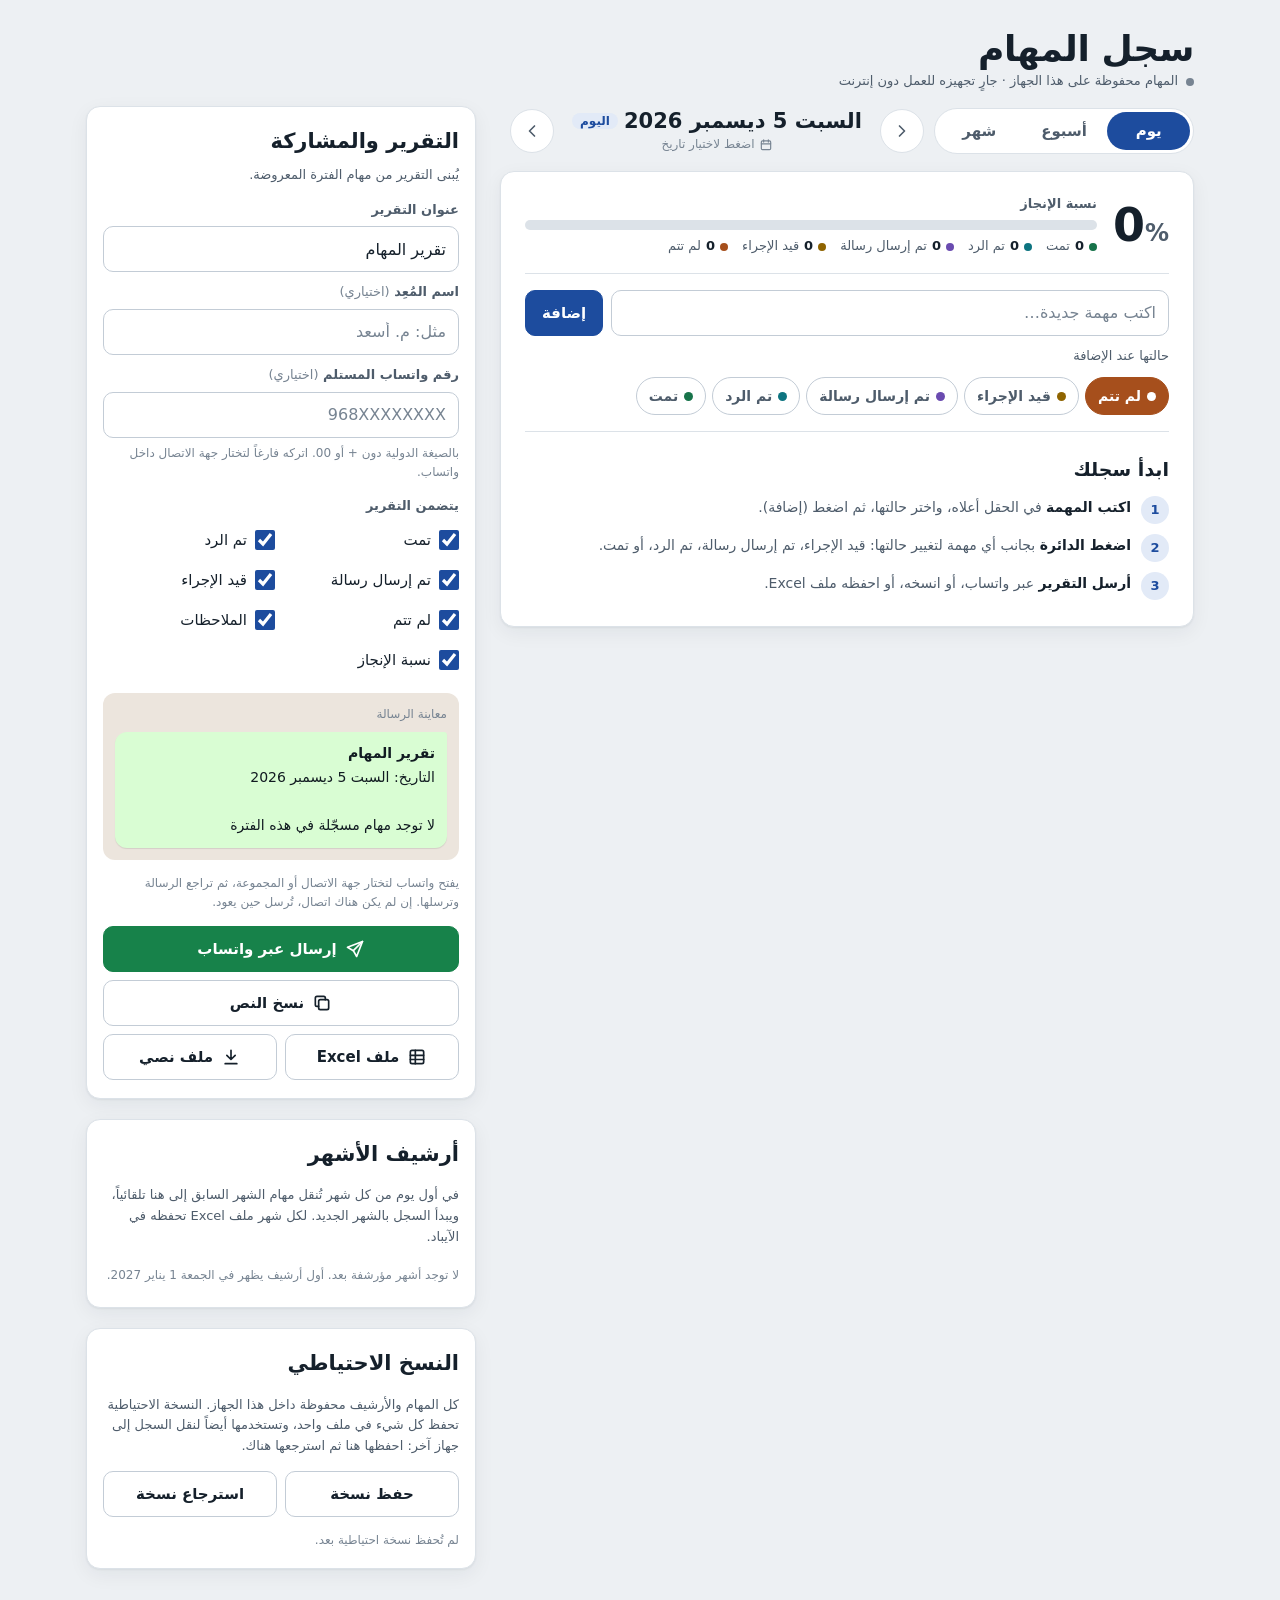
<file: index.html>
<!doctype html>
<html lang="ar" dir="rtl">
<head>
<meta charset="utf-8">
<meta name="viewport" content="width=device-width, initial-scale=1, viewport-fit=cover">
<title>سجل المهام</title>
<meta name="description" content="تسجيل المهام وحالاتها ومشاركة تقريرها عبر واتساب، مع أرشيف شهري، ويعمل دون إنترنت.">
<link rel="manifest" href="manifest.webmanifest">
<link rel="icon" type="image/png" sizes="192x192" href="icon-192.png">
<link rel="apple-touch-icon" href="icon-180.png">
<meta name="apple-mobile-web-app-capable" content="yes">
<meta name="mobile-web-app-capable" content="yes">
<meta name="apple-mobile-web-app-title" content="سجل المهام">
<meta name="apple-mobile-web-app-status-bar-style" content="black-translucent">
<meta name="theme-color" content="#EDF0F3" media="(prefers-color-scheme: light)">
<meta name="theme-color" content="#0E1318" media="(prefers-color-scheme: dark)">
<meta name="format-detection" content="telephone=no">
<style>
/* Layout: a ruled daily log sheet. Narrow screens: one column with a fixed send bar at the bottom. Wide screens (RTL): the sheet on the right, report and archive panels beside it. Fonts: the device's own Arabic system font, so nothing is downloaded. */
:root{
  --paper:#EDF0F3;
  --sheet:#FFFFFF;
  --ink:#15202B;
  --ink-2:#4E5C6B;
  --ink-3:#778492;
  --rule:#DCE2E8;
  --rule-strong:#C3CCD6;
  --accent:#1D4C9E;
  --accent-soft:#E2EAF7;
  --on-accent:#FFFFFF;
  --st-pending:#A64F1C;
  --st-progress:#8F6400;
  --st-sent:#6A4BB0;
  --st-replied:#0D7480;
  --st-done:#17734A;
  --done-soft:#DFF1E7;
  --warn-soft:#FBF0D9;
  --danger:#B42318;
  --wa:#17824A;
  --on-wa:#FFFFFF;
  --chat:#ECE5DD;
  --bubble:#D9FDD3;
  --bubble-ink:#111B21;
  --shadow:0 1px 2px rgb(20 32 48 / .06), 0 6px 20px rgb(20 32 48 / .06);
  --f-ui:system-ui,-apple-system,'SF Arabic','Geeza Pro','Segoe UI',Tahoma,'Noto Sans Arabic',sans-serif;
  --r:14px;
  color-scheme:light;
}
@media (prefers-color-scheme: dark){
  :root{
    --paper:#0E1318; --sheet:#161D24; --ink:#E5EBF1; --ink-2:#A6B2BF; --ink-3:#7F8C99;
    --rule:#26313B; --rule-strong:#36434F; --accent:#8DB2F2; --accent-soft:#1B2A42; --on-accent:#0E1318;
    --st-pending:#F0A46E; --st-progress:#E2B648; --st-sent:#B6A0F0; --st-replied:#5CC6CF; --st-done:#57C793;
    --done-soft:#14301F; --warn-soft:#33290F; --danger:#F2877C;
    --wa:#1E8C50; --on-wa:#FFFFFF; --chat:#0B141A; --bubble:#144D37; --bubble-ink:#E9EDEF;
    --shadow:0 1px 2px rgb(0 0 0 / .3);
    color-scheme:dark;
  }
}
*{box-sizing:border-box}
html{-webkit-text-size-adjust:100%;text-size-adjust:100%}
body{margin:0;background:var(--paper);color:var(--ink);font-family:var(--f-ui);font-size:16px;line-height:1.6;-webkit-font-smoothing:antialiased;-webkit-tap-highlight-color:transparent;padding-top:env(safe-area-inset-top, 0px)}
body::before{content:"";position:fixed;inset:0 0 auto;height:env(safe-area-inset-top, 0px);background:var(--paper);z-index:40}
button,input,textarea{font-family:inherit}
[hidden]{display:none !important}
.ico{width:20px;height:20px;fill:none;stroke:currentColor;stroke-width:2;stroke-linecap:round;stroke-linejoin:round;flex:none}

[data-st="pending"]{--c:var(--st-pending)}
[data-st="progress"]{--c:var(--st-progress)}
[data-st="sent"]{--c:var(--st-sent)}
[data-st="replied"]{--c:var(--st-replied)}
[data-st="done"]{--c:var(--st-done)}

.app{max-width:1140px;margin:0 auto;padding-left:max(16px, env(safe-area-inset-left, 0px));padding-right:max(16px, env(safe-area-inset-right, 0px));padding-block:20px calc(112px + env(safe-area-inset-bottom, 0px))}
.layout{display:grid;gap:20px}
.main{min-width:0;display:grid;gap:14px;align-content:start}
.side{min-width:0;display:grid;gap:20px;align-content:start}

/* header */
.top{display:grid;gap:2px;margin-bottom:14px}
h1{font-weight:800;font-size:clamp(28px, 7vw, 36px);letter-spacing:-.01em;line-height:1.15;margin:0;text-wrap:balance}
.sync{display:flex;align-items:center;gap:8px;font-size:13px;color:var(--ink-2);margin:0}
.sync i{width:8px;height:8px;border-radius:50%;background:var(--ink-3);display:inline-block;flex:none}
.sync[data-state="ready"] i{background:var(--st-done)}
.sync[data-state="warn"] i{background:var(--st-pending)}

.tip{display:flex;gap:12px;align-items:flex-start;background:var(--accent-soft);color:var(--ink);border-radius:12px;padding:12px 14px;margin-bottom:14px;font-size:14px}
.tip p{margin:0;flex:1;min-width:0}
.tip b{font-weight:700}
.tip .icon-btn{width:34px;height:34px;background:transparent;border-color:transparent}

/* month-end banner */
.month-banner{background:var(--accent-soft);border-radius:12px;padding:14px 16px;margin-bottom:14px;display:grid;gap:10px}
.month-banner h2{margin:0;font-size:18px;font-weight:800}
.month-banner p{margin:0;font-size:14px;color:var(--ink-2)}
.month-banner .row{display:flex;flex-wrap:wrap;gap:8px}
.month-banner .hint{font-size:12px;color:var(--ink-3)}

/* period */
.period{display:grid;gap:10px}
.seg{display:flex;background:var(--sheet);border:1px solid var(--rule);border-radius:999px;padding:3px;gap:2px}
.seg button{flex:1;border:0;background:transparent;color:var(--ink-2);font-weight:600;font-size:15px;padding:6px 12px;border-radius:999px;cursor:pointer;min-height:38px;transition:background .15s,color .15s}
.seg button[aria-pressed="true"]{background:var(--accent);color:var(--on-accent)}
.nav{display:flex;align-items:center;gap:8px}
.icon-btn{width:44px;height:44px;border-radius:50%;border:1px solid var(--rule);background:var(--sheet);color:var(--ink-2);display:grid;place-items:center;cursor:pointer;flex:none;padding:0}
.icon-btn.ghost{border-color:transparent;background:transparent}
.plabel-wrap{position:relative;flex:1;min-width:0;display:grid;justify-items:center;padding:2px 4px;border-radius:12px}
.plabel{font-size:21px;font-weight:700;line-height:1.3;text-align:center;text-wrap:balance}
.plabel-cap{display:flex;align-items:center;gap:4px;font-size:12px;color:var(--ink-3)}
.plabel-cap .ico{width:14px;height:14px}
.tag{font-size:12px;font-weight:700;padding:1px 8px;border-radius:99px;vertical-align:middle;margin-inline-start:6px;white-space:nowrap}
.tag.today{color:var(--accent);background:var(--accent-soft)}
.tag.arch{color:var(--ink-2);background:var(--paper);border:1px solid var(--rule)}
#pick{position:absolute;inset:0;width:100%;height:100%;opacity:0;cursor:pointer;border:0;padding:0;margin:0;-webkit-appearance:none;appearance:none}
.plabel-wrap:focus-within{outline:2px solid var(--accent);outline-offset:2px}
.link-btn{justify-self:center;border:0;background:none;color:var(--accent);font-weight:700;font-size:14px;cursor:pointer;padding:6px 10px;border-radius:8px}

/* status chips */
.chips{display:flex;flex-wrap:wrap;gap:6px}
.chip{display:inline-flex;align-items:center;gap:6px;border:1px solid var(--rule-strong);background:var(--sheet);color:var(--ink-2);border-radius:999px;padding:5px 12px;min-height:38px;font-size:14px;font-weight:600;cursor:pointer;white-space:nowrap}
.chip::before{content:"";width:9px;height:9px;border-radius:50%;background:var(--c, var(--ink-3));flex:none}
.chip[aria-pressed="true"]{background:var(--c);border-color:var(--c);color:var(--sheet)}
.chip[aria-pressed="true"]::before{background:var(--sheet)}

/* sheet */
.sheet{background:var(--sheet);border:1px solid var(--rule);border-radius:var(--r);box-shadow:var(--shadow);padding:18px 16px 6px}
.summary{display:grid;grid-template-columns:auto minmax(0,1fr);align-items:center;gap:6px 16px;padding-bottom:16px;border-bottom:1px solid var(--rule)}
.rate{grid-row:span 3;font-size:46px;font-weight:800;line-height:1;font-variant-numeric:tabular-nums;color:var(--ink)}
.rate small{font-size:24px;font-weight:700;color:var(--ink-2)}
.rate-cap{font-size:13px;font-weight:700;color:var(--ink-2);margin:0}
.bar{height:10px;background:var(--rule);border-radius:99px;overflow:hidden;display:flex;gap:2px}
.bar span{display:block;height:100%;background:var(--c);transition:flex-basis .35s ease;flex:0 0 auto}
.counts{display:flex;flex-wrap:wrap;gap:4px 14px;font-size:13px;color:var(--ink-2);margin:0}
.cnt{display:inline-flex;align-items:center;gap:5px;white-space:nowrap}
.cnt i{width:8px;height:8px;border-radius:50%;background:var(--c);display:inline-block}
.cnt b{font-weight:800;color:var(--ink);font-variant-numeric:tabular-nums}
.ro-note{margin:14px 0 0;padding:10px 12px;border-radius:10px;background:var(--paper);color:var(--ink-2);font-size:14px}

.add{display:grid;gap:10px;padding:16px 0;border-bottom:1px solid var(--rule)}
.add-row{display:flex;gap:8px}
.add-row input{flex:1;min-width:0}
.add-cap{font-size:13px;color:var(--ink-2)}
.add-hint{font-size:12px;color:var(--ink-3);margin:0}

.input,.field input,.field textarea{width:100%;font:inherit;font-size:16px;color:var(--ink);background:var(--sheet);border:1px solid var(--rule-strong);border-radius:10px;padding:9px 12px;min-height:46px}
.field textarea{resize:vertical;min-height:64px;line-height:1.5}
.input:focus,.field input:focus,.field textarea:focus{outline:none;border-color:var(--accent);box-shadow:0 0 0 3px var(--accent-soft)}
::placeholder{color:var(--ink-3)}
:focus-visible{outline:2px solid var(--accent);outline-offset:2px}

.btn{font:inherit;font-size:15px;font-weight:700;min-height:46px;padding:8px 16px;border-radius:10px;border:1px solid var(--rule-strong);background:var(--sheet);color:var(--ink);cursor:pointer;display:inline-flex;align-items:center;justify-content:center;gap:8px;text-decoration:none;white-space:nowrap;-webkit-user-select:none;user-select:none}
.btn.sm{min-height:38px;font-size:14px;padding:6px 12px}
.btn[disabled]{opacity:.5;cursor:not-allowed}
.btn.primary{background:var(--accent);border-color:var(--accent);color:var(--on-accent)}
.btn.wa{background:var(--wa);border-color:var(--wa);color:var(--on-wa)}
.btn.danger{color:var(--danger);margin-inline-start:auto}
.btn.danger.armed{background:var(--danger);border-color:var(--danger);color:var(--sheet)}
@media (hover:hover){
  .icon-btn:hover{color:var(--ink);border-color:var(--rule-strong)}
  .icon-btn.ghost:hover{background:var(--paper)}
  .btn:hover{border-color:var(--ink-3)}
  .btn.primary:hover,.btn.wa:hover{filter:brightness(1.08)}
  .chip:hover{border-color:var(--c)}
  .check:not([disabled]):hover .ring{box-shadow:0 0 0 4px var(--paper)}
}

/* lists */
.group{padding-top:16px}
.group + .group{border-top:1px solid var(--rule)}
.group-h{font-size:18px;font-weight:800;display:flex;align-items:center;gap:8px;margin:0 0 2px}
.group-h::before{content:"";width:10px;height:10px;border-radius:50%;background:var(--c)}
.pill{font-size:12px;font-weight:800;padding:0 9px;border-radius:99px;line-height:22px;font-variant-numeric:tabular-nums;color:var(--c);border:1px solid var(--c)}
.tasks{list-style:none;margin:0;padding:0}
.task + .task{border-top:1px solid var(--rule)}
.task-row{display:grid;grid-template-columns:auto minmax(0,1fr) auto;gap:6px;align-items:start;padding:6px 0}
.check{width:44px;height:44px;border:0;background:none;padding:0;display:grid;place-items:center;cursor:pointer;border-radius:50%;color:var(--c)}
.check[disabled]{cursor:default}
.ring{width:28px;height:28px;border-radius:50%;border:2px solid var(--c);display:grid;place-items:center;color:var(--c);transition:background .15s,box-shadow .15s}
.ring .ico{width:17px;height:17px;stroke-width:2.4}
.task[data-st="done"] .ring{background:var(--c);color:var(--sheet)}
.task[data-st="done"] .ring .ico{stroke-width:3}
.t-body{padding-block:10px 8px;min-width:0}
.t-title{margin:0;font-weight:600;overflow-wrap:anywhere;line-height:1.5}
.task[data-st="done"] .t-title{color:var(--ink-2)}
.t-meta{margin:2px 0 0;font-size:13px;color:var(--ink-3);display:flex;flex-wrap:wrap;gap:2px 6px}
.t-note{color:var(--ink-2);overflow-wrap:anywhere}
.picker{padding:0 0 14px;display:grid;gap:8px}
.picker p{margin:0;font-size:13px;color:var(--ink-2);font-weight:600}

.editor{background:var(--paper);border-radius:12px;padding:14px;margin:0 0 14px;display:grid;gap:12px}
.field{display:grid;gap:6px;min-width:0}
.field label,.lbl{font-size:13px;font-weight:700;color:var(--ink-2)}
.opt{font-weight:400;color:var(--ink-3)}
.ed-actions{display:flex;flex-wrap:wrap;gap:8px}
.ed-date{max-width:240px}

.empty{padding:22px 0 18px;display:grid;gap:6px}
.empty-t{font-size:19px;font-weight:800;margin:0}
.empty-s{margin:0;color:var(--ink-2);font-size:14px}
.steps{margin:6px 0 0;padding:0;list-style:none;display:grid;gap:10px;counter-reset:s}
.steps li{display:grid;grid-template-columns:28px minmax(0,1fr);gap:10px;align-items:start;font-size:14px;color:var(--ink-2);counter-increment:s}
.steps li::before{content:counter(s);width:28px;height:28px;border-radius:50%;background:var(--accent-soft);color:var(--accent);font-weight:800;display:grid;place-items:center;font-size:13px}
.steps b{color:var(--ink);font-weight:700}

/* side panels */
.panel{background:var(--sheet);border:1px solid var(--rule);border-radius:var(--r);box-shadow:var(--shadow);padding:18px 16px;display:grid;gap:14px;min-width:0;scroll-margin-top:calc(12px + env(safe-area-inset-top, 0px))}
.panel h2{font-size:21px;font-weight:800;margin:0}
.panel-sub{margin:-8px 0 0;font-size:13px;color:var(--ink-2)}
.fields{display:grid;gap:10px}
.field .hint{font-size:12px;color:var(--ink-3)}
#s-phone{direction:ltr;text-align:right;font-variant-numeric:tabular-nums}
.checks{display:grid;grid-template-columns:1fr 1fr;gap:2px 12px;border:0;margin:0;padding:0}
.checks legend{font-size:13px;font-weight:700;color:var(--ink-2);padding:0;margin-bottom:4px}
.checks label{display:flex;gap:8px;align-items:center;font-size:15px;min-height:38px;cursor:pointer}
.checks input{width:20px;height:20px;accent-color:var(--accent);margin:0;flex:none}
.chat{background:var(--chat);border-radius:12px;padding:12px}
.chat-cap{font-size:12px;color:var(--ink-3);margin:0 0 8px}
.bubble{background:var(--bubble);color:var(--bubble-ink);border-radius:12px;border-start-start-radius:3px;padding:10px 12px;white-space:pre-wrap;overflow-wrap:anywhere;font-size:14px;line-height:1.7;max-height:360px;overflow:auto;box-shadow:0 1px 1px rgb(0 0 0 / .1)}
.bubble strong{font-weight:800}
.to{font-size:12px;color:var(--ink-3);margin:0}
.actions{display:grid;gap:8px}
.actions .row{display:grid;grid-template-columns:1fr 1fr;gap:8px}
.actions .btn{width:100%}
#copy-fallback{width:100%;min-height:140px;font:inherit;font-size:14px;color:var(--ink);background:var(--paper);border:1px solid var(--rule-strong);border-radius:10px;padding:10px}
.note{margin:0;font-size:13px;color:var(--ink-2)}
.note.sm{font-size:12px;color:var(--ink-3)}

.arch-list{list-style:none;margin:0;padding:0;display:grid}
.arch-item{display:grid;grid-template-columns:minmax(0,1fr) auto;gap:4px 10px;align-items:center;padding:12px 0}
.arch-item + .arch-item{border-top:1px solid var(--rule)}
.arch-name{margin:0;font-weight:800;font-size:16px}
.arch-meta{margin:0;font-size:13px;color:var(--ink-2);font-variant-numeric:tabular-nums}
.arch-saved{margin:0;font-size:12px;color:var(--ink-3);grid-column:1}
.arch-saved.no{color:var(--st-pending);font-weight:600}
.arch-btns{display:flex;gap:6px;grid-row:1 / span 3;grid-column:2}

/* bottom bar */
.dock{position:fixed;left:0;right:0;bottom:0;z-index:20;background:var(--sheet);border-top:1px solid var(--rule);display:flex;gap:8px;padding-top:10px;padding-bottom:calc(10px + env(safe-area-inset-bottom, 0px));padding-left:max(16px, env(safe-area-inset-left, 0px));padding-right:max(16px, env(safe-area-inset-right, 0px))}
.dock .btn.wa{flex:1}
.toast{position:fixed;left:50%;transform:translateX(-50%);bottom:calc(84px + env(safe-area-inset-bottom, 0px));z-index:30;background:var(--ink);color:var(--paper);padding:10px 16px;border-radius:10px;font-size:14px;max-width:calc(100% - 32px);opacity:0;pointer-events:none;transition:opacity .2s;text-align:center}
.toast.show{opacity:1}

@media (max-width:420px){
  .checks{grid-template-columns:1fr}
  .dock .btn{padding-inline:12px}
  .arch-item{grid-template-columns:1fr}
  .arch-btns{grid-row:auto;grid-column:1;margin-top:6px}
}
@media (min-width:900px){
  .app{padding-block:28px calc(40px + env(safe-area-inset-bottom, 0px))}
  .layout{grid-template-columns:minmax(0,1fr) 390px;align-items:start;gap:24px}
  .sheet{padding:22px 24px 8px}
  .dock{display:none}
  .toast{bottom:calc(24px + env(safe-area-inset-bottom, 0px))}
  .period{grid-template-columns:auto minmax(0,1fr) auto;align-items:center}
  .period .seg{width:260px}
}
@media (prefers-reduced-motion: reduce){
  *{transition:none !important;animation:none !important}
}
</style>
</head>
<body>
<div class="app">
  <header class="top">
    <h1>سجل المهام</h1>
    <p class="sync" id="sync" data-state="wait"><i></i><span id="sync-text">المهام محفوظة على هذا الجهاز</span></p>
  </header>

  <div class="tip" id="install-tip" hidden>
    <p id="install-text"><b>لتثبيته كتطبيق:</b> اضغط زر المشاركة في Safari ثم اختر (إضافة إلى الشاشة الرئيسية).</p>
    <button type="button" class="btn primary sm" id="install-btn" hidden>تثبيت</button>
    <button type="button" class="icon-btn" id="tip-close" aria-label="إخفاء"><svg class="ico" viewBox="0 0 24 24" aria-hidden="true"><path d="M6 6l12 12M18 6L6 18"/></svg></button>
  </div>

  <section class="month-banner" id="month-banner" hidden aria-live="polite"></section>

  <div class="layout">
    <div class="main">
      <div class="period">
        <div class="seg" id="period-seg" role="group" aria-label="الفترة">
          <button type="button" data-period="day" aria-pressed="true">يوم</button>
          <button type="button" data-period="week" aria-pressed="false">أسبوع</button>
          <button type="button" data-period="month" aria-pressed="false">شهر</button>
        </div>
        <div class="nav" id="nav">
          <button type="button" class="icon-btn" id="prev" aria-label="الفترة السابقة"><svg class="ico" viewBox="0 0 24 24" aria-hidden="true"><path d="M9 6l6 6-6 6"/></svg></button>
          <div class="plabel-wrap">
            <span class="plabel" id="plabel">…</span>
            <span class="plabel-cap"><svg class="ico" viewBox="0 0 24 24" aria-hidden="true"><rect x="4" y="5" width="16" height="15" rx="2"/><path d="M8 3v4M16 3v4M4 10h16"/></svg>اضغط لاختيار تاريخ</span>
            <input type="date" id="pick" aria-label="اختيار تاريخ">
          </div>
          <button type="button" class="icon-btn" id="next" aria-label="الفترة التالية"><svg class="ico" viewBox="0 0 24 24" aria-hidden="true"><path d="M15 6l-6 6 6 6"/></svg></button>
        </div>
        <button type="button" class="link-btn" id="to-today" hidden>العودة إلى اليوم</button>
      </div>

      <section class="sheet" aria-label="المهام">
        <div class="summary">
          <span class="rate" id="rate">0<small>%</small></span>
          <p class="rate-cap">نسبة الإنجاز</p>
          <div class="bar" id="bar" aria-hidden="true"></div>
          <p class="counts" id="counts"></p>
        </div>
        <p class="ro-note" id="ro-note" hidden></p>

        <form class="add" id="add-form" autocomplete="off">
          <div class="add-row">
            <input class="input" id="new-title" type="text" maxlength="300" placeholder="اكتب مهمة جديدة…" aria-label="مهمة جديدة" enterkeyhint="done">
            <button type="submit" class="btn primary">إضافة</button>
          </div>
          <span class="add-cap" id="new-status-lbl">حالتها عند الإضافة</span>
          <div class="chips" id="new-status" role="group" aria-labelledby="new-status-lbl"></div>
          <p class="add-hint" id="add-hint" hidden></p>
        </form>

        <div id="lists"></div>
      </section>
    </div>

    <div class="side">
      <section class="panel" id="share" aria-labelledby="share-h">
        <h2 id="share-h">التقرير والمشاركة</h2>
        <p class="panel-sub">يُبنى التقرير من مهام الفترة المعروضة.</p>

        <div class="fields">
          <div class="field">
            <label for="s-title">عنوان التقرير</label>
            <input id="s-title" type="text" maxlength="120">
          </div>
          <div class="field">
            <label for="s-author">اسم المُعِد <span class="opt">(اختياري)</span></label>
            <input id="s-author" type="text" maxlength="120" placeholder="مثل: م. أسعد">
          </div>
          <div class="field">
            <label for="s-phone">رقم واتساب المستلم <span class="opt">(اختياري)</span></label>
            <input id="s-phone" type="tel" inputmode="numeric" maxlength="20" placeholder="968XXXXXXXX">
            <span class="hint">بالصيغة الدولية دون + أو 00. اتركه فارغاً لتختار جهة الاتصال داخل واتساب.</span>
          </div>
        </div>

        <fieldset class="checks" id="inc-checks">
          <legend>يتضمن التقرير</legend>
        </fieldset>

        <div class="chat">
          <p class="chat-cap">معاينة الرسالة</p>
          <div class="bubble" id="preview"></div>
        </div>
        <p class="to" id="wa-to"></p>

        <div class="actions">
          <a class="btn wa" id="wa-link" href="whatsapp://send">
            <svg class="ico" viewBox="0 0 24 24" aria-hidden="true"><path d="M21 3L10 14"/><path d="M21 3l-7 18-4-7-7-4 18-7z"/></svg>
            إرسال عبر واتساب
          </a>
          <div class="row" id="share-row">
            <button type="button" class="btn" id="share-btn" hidden>
              <svg class="ico" viewBox="0 0 24 24" aria-hidden="true"><path d="M12 15V3M8 7l4-4 4 4"/><path d="M5 12v7a2 2 0 0 0 2 2h10a2 2 0 0 0 2-2v-7"/></svg>
              مشاركة
            </button>
            <button type="button" class="btn" id="copy-btn">
              <svg class="ico" viewBox="0 0 24 24" aria-hidden="true"><rect x="8" y="8" width="12" height="12" rx="2"/><path d="M16 8V6a2 2 0 0 0-2-2H6a2 2 0 0 0-2 2v8a2 2 0 0 0 2 2h2"/></svg>
              نسخ النص
            </button>
          </div>
          <div class="row">
            <button type="button" class="btn" id="dl-xlsx">
              <svg class="ico" viewBox="0 0 24 24" aria-hidden="true"><rect x="4" y="4" width="16" height="16" rx="2"/><path d="M4 10h16M4 15h16M10 4v16"/></svg>
              ملف Excel
            </button>
            <button type="button" class="btn" id="dl-txt">
              <svg class="ico" viewBox="0 0 24 24" aria-hidden="true"><path d="M12 4v11M7 10l5 5 5-5M5 20h14"/></svg>
              ملف نصي
            </button>
          </div>
          <textarea id="copy-fallback" hidden readonly aria-label="نص التقرير"></textarea>
        </div>
      </section>

      <section class="panel" id="archive" aria-labelledby="archive-h">
        <h2 id="archive-h">أرشيف الأشهر</h2>
        <p class="note">في أول يوم من كل شهر تُنقل مهام الشهر السابق إلى هنا تلقائياً، ويبدأ السجل بالشهر الجديد. لكل شهر ملف Excel تحفظه في الآيباد.</p>
        <ul class="arch-list" id="arch-list"></ul>
      </section>

      <section class="panel" id="backup" aria-labelledby="backup-h">
        <h2 id="backup-h">النسخ الاحتياطي</h2>
        <p class="note">كل المهام والأرشيف محفوظة داخل هذا الجهاز. النسخة الاحتياطية تحفظ كل شيء في ملف واحد، وتستخدمها أيضاً لنقل السجل إلى جهاز آخر: احفظها هنا ثم استرجعها هناك.</p>
        <div class="actions">
          <div class="row">
            <button type="button" class="btn" id="bk-save">حفظ نسخة</button>
            <button type="button" class="btn" id="bk-load">استرجاع نسخة</button>
          </div>
          <input type="file" id="bk-file" accept=".json,application/json" hidden>
        </div>
        <p class="note sm" id="bk-last"></p>
      </section>
    </div>
  </div>

  <nav class="dock" aria-label="إرسال سريع">
    <a class="btn wa" id="dock-wa" href="whatsapp://send">
      <svg class="ico" viewBox="0 0 24 24" aria-hidden="true"><path d="M21 3L10 14"/><path d="M21 3l-7 18-4-7-7-4 18-7z"/></svg>
      إرسال عبر واتساب
    </a>
    <button type="button" class="btn" id="dock-copy">نسخ</button>
    <button type="button" class="btn" id="dock-more">خيارات</button>
  </nav>

  <div class="toast" id="toast" role="status" aria-live="polite"></div>
</div>

<script>
(function(){
  'use strict';
  var $ = function(s){ return document.querySelector(s); };
  var MONTHS = ['يناير','فبراير','مارس','أبريل','مايو','يونيو','يوليو','أغسطس','سبتمبر','أكتوبر','نوفمبر','ديسمبر'];
  var DAYS = ['الأحد','الإثنين','الثلاثاء','الأربعاء','الخميس','الجمعة','السبت'];

  /* statuses: screen order = work queue first */
  var STATUS = {
    pending:  { label: 'لم تتم',          report: 'المهام غير المنجزة', mark: '❌', icon: '' },
    progress: { label: 'قيد الإجراء',      report: 'قيد الإجراء',        mark: '⏳', icon: '<path d="M12 7.5V12l3 2"/>' },
    sent:     { label: 'تم إرسال رسالة',  report: 'تم إرسال رسالة',     mark: '📨', icon: '<rect x="4.5" y="6.5" width="15" height="11" rx="1.5"/><path d="M5 8l7 4.6L19 8"/>' },
    replied:  { label: 'تم الرد',          report: 'تم الرد',            mark: '💬', icon: '<path d="M5 6.5h14v9H10l-4 3.2V15.5H5z"/>' },
    done:     { label: 'تمت',             report: 'المهام المنجزة',     mark: '✅', icon: '<path d="M5.5 12.5l4 4L18.5 7.5"/>' }
  };
  var SCREEN_ORDER = ['pending','progress','sent','replied','done'];
  var REPORT_ORDER = ['done','replied','sent','progress','pending'];
  var ICON_EDIT = '<svg class="ico" viewBox="0 0 24 24" aria-hidden="true"><path d="M4 20h4L19 9l-4-4L4 16v4z"/><path d="M13.5 6.5l4 4"/></svg>';
  var DEFAULT_INC = { done:true, replied:true, sent:true, progress:true, pending:true };
  var DEFAULTS = { title:'تقرير المهام', author:'', phone:'', inc: DEFAULT_INC, incNotes:true, incRate:true };
  var KEY = 'task-log-offline:v1';
  var isTouch = /iPad|iPhone|iPod|Android/i.test(navigator.userAgent) || (navigator.platform === 'MacIntel' && navigator.maxTouchPoints > 1);
  var isIOS = /iPad|iPhone|iPod/.test(navigator.userAgent) || (navigator.platform === 'MacIntel' && navigator.maxTouchPoints > 1);
  var standalone = (window.matchMedia && window.matchMedia('(display-mode: standalone)').matches) || navigator.standalone === true;

  /* ---------- dates ---------- */
  function pad(n){ return (n < 10 ? '0' : '') + n; }
  function isoOf(d){ return d.getFullYear() + '-' + pad(d.getMonth() + 1) + '-' + pad(d.getDate()); }
  function parse(s){ var p = s.split('-'); return new Date(+p[0], +p[1] - 1, +p[2]); }
  function todayIso(){ return (typeof window.__taskLogToday === 'string' && window.__taskLogToday) || isoOf(new Date()); }
  function monthOf(iso){ return iso.slice(0, 7); }
  function curMonth(){ return monthOf(todayIso()); }
  function monthStart(m){ return m + '-01'; }
  function monthName(m){ var p = m.split('-'); return MONTHS[+p[1] - 1] + ' ' + p[0]; }
  function monthOnly(m){ return MONTHS[+m.split('-')[1] - 1]; }
  function nTasks(n){ return n === 0 ? 'لا مهام' : n === 1 ? 'مهمة واحدة' : n === 2 ? 'مهمتان' : n <= 10 ? n + ' مهام' : n + ' مهمة'; }
  function addDays(s, n){ var d = parse(s); d.setDate(d.getDate() + n); return isoOf(d); }
  function validIso(s){ return typeof s === 'string' && /^\d{4}-\d{2}-\d{2}$/.test(s) && !isNaN(parse(s).getTime()); }
  function fmtLong(s){ var d = parse(s); return DAYS[d.getDay()] + ' ' + d.getDate() + ' ' + MONTHS[d.getMonth()] + ' ' + d.getFullYear(); }
  function fmtShort(s){ var d = parse(s); return d.getDate() + ' ' + MONTHS[d.getMonth()]; }
  function fmtDayShort(s){ var d = parse(s); return DAYS[d.getDay()] + ' ' + d.getDate() + ' ' + MONTHS[d.getMonth()]; }

  function rangeOf(period, anchor){
    var d = parse(anchor), s, e;
    if (period === 'day') return { start: anchor, end: anchor };
    if (period === 'week'){
      s = new Date(d); s.setDate(d.getDate() - d.getDay());
      e = new Date(s); e.setDate(s.getDate() + 6);
      return { start: isoOf(s), end: isoOf(e) };
    }
    s = new Date(d.getFullYear(), d.getMonth(), 1);
    e = new Date(d.getFullYear(), d.getMonth() + 1, 0);
    return { start: isoOf(s), end: isoOf(e) };
  }
  function spanText(r){
    var a = parse(r.start), b = parse(r.end);
    if (a.getFullYear() !== b.getFullYear()) return 'من ' + fmtShort(r.start) + ' ' + a.getFullYear() + ' إلى ' + fmtShort(r.end) + ' ' + b.getFullYear();
    if (a.getMonth() !== b.getMonth()) return 'من ' + fmtShort(r.start) + ' إلى ' + fmtShort(r.end) + ' ' + b.getFullYear();
    return 'من ' + a.getDate() + ' إلى ' + b.getDate() + ' ' + MONTHS[b.getMonth()] + ' ' + b.getFullYear();
  }
  function periodTitle(){
    var p = state.period, a = state.anchor;
    if (p === 'day') return fmtLong(a);
    if (p === 'week') return spanText(rangeOf('week', a));
    return monthName(monthOf(a));
  }
  function periodLine(){
    var p = state.period;
    if (p === 'day') return 'التاريخ: ' + fmtLong(state.anchor);
    if (p === 'week') return 'الأسبوع: ' + spanText(rangeOf('week', state.anchor));
    return 'الشهر: ' + periodTitle();
  }

  /* ---------- state & storage ---------- */
  var state = {
    tasks: {}, archive: {}, settings: JSON.parse(JSON.stringify(DEFAULTS)),
    period: 'day', anchor: todayIso(), newStatus: 'pending',
    editing: null, draft: null, picking: null, confirmDel: false,
    lastBackup: null, tipHidden: false,
    canStore: true, offlineReady: false, online: navigator.onLine !== false
  };

  function esc(s){ return String(s == null ? '' : s).replace(/[&<>"']/g, function(c){ return { '&':'&amp;', '<':'&lt;', '>':'&gt;', '"':'&quot;', "'":'&#39;' }[c]; }); }
  function normTask(t){
    t = t || {};
    var st = STATUS[t.status] ? t.status : (t.done ? 'done' : 'pending');
    var o = {
      title: String(t.title || '').slice(0, 300),
      note: String(t.note || '').slice(0, 1000),
      date: validIso(t.date) ? t.date : todayIso(),
      status: st,
      createdAt: Number(t.createdAt) || 0,
      statusAt: Number(t.statusAt) || Number(t.doneAt) || Number(t.createdAt) || 0,
      updatedAt: Number(t.updatedAt) || Number(t.createdAt) || 0
    };
    if (typeof t.carriedFrom === 'string' && /^\d{4}-\d{2}$/.test(t.carriedFrom)) o.carriedFrom = t.carriedFrom;
    return o;
  }
  function normSettings(s){
    s = s || {};
    var o = JSON.parse(JSON.stringify(DEFAULTS));
    ['title','author','phone'].forEach(function(k){ if (typeof s[k] === 'string') o[k] = s[k].slice(0, 120); });
    if (s.inc && typeof s.inc === 'object') Object.keys(DEFAULT_INC).forEach(function(k){ if (typeof s.inc[k] === 'boolean') o.inc[k] = s.inc[k]; });
    if (typeof s.incDone === 'boolean') o.inc.done = s.incDone;
    if (typeof s.incPending === 'boolean') o.inc.pending = s.incPending;
    ['incNotes','incRate'].forEach(function(k){ if (typeof s[k] === 'boolean') o[k] = s[k]; });
    return o;
  }
  function normArchive(a){
    var out = {};
    if (!a || typeof a !== 'object') return out;
    Object.keys(a).forEach(function(m){
      if (!/^\d{4}-\d{2}$/.test(m)) return;
      var src = a[m] || {}, tasks = {};
      Object.keys(src.tasks || {}).forEach(function(id){ tasks[id] = normTask(src.tasks[id]); });
      out[m] = { tasks: tasks, archivedAt: Number(src.archivedAt) || 0, savedAt: Number(src.savedAt) || null, carried: !!src.carried, dismissed: !!src.dismissed };
    });
    return out;
  }
  function uid(){
    try { if (window.crypto && crypto.randomUUID) return crypto.randomUUID().replace(/-/g, ''); } catch(e){}
    return Date.now().toString(36) + Math.random().toString(36).slice(2, 10);
  }

  function load(){
    try {
      var raw = localStorage.getItem(KEY);
      if (!raw) return;
      var p = JSON.parse(raw);
      if (!p || typeof p !== 'object') return;
      var tasks = p.tasks || {};
      Object.keys(tasks).forEach(function(id){ state.tasks[id] = normTask(tasks[id]); });
      state.archive = normArchive(p.archive);
      state.settings = normSettings(p.settings);
      if (p.ui){
        if (['day','week','month'].indexOf(p.ui.period) >= 0) state.period = p.ui.period;
        else if (p.ui.period === 'all') state.period = 'month';
        if (STATUS[p.ui.newStatus]) state.newStatus = p.ui.newStatus;
        else if (p.ui.newDone) state.newStatus = 'done';
        state.tipHidden = !!p.ui.tipHidden;
      }
      state.lastBackup = p.lastBackup || null;
    } catch(e){ state.canStore = false; }
  }
  function save(){
    try {
      localStorage.setItem(KEY, JSON.stringify({
        v: 2, tasks: state.tasks, archive: state.archive, settings: state.settings, lastBackup: state.lastBackup,
        ui: { period: state.period, newStatus: state.newStatus, tipHidden: state.tipHidden }
      }));
      if (!state.canStore){ state.canStore = true; renderSync(); }
    } catch(e){
      if (state.canStore){ state.canStore = false; renderSync(); toast('تعذّر الحفظ على الجهاز. احفظ نسخة احتياطية الآن.'); }
    }
  }

  /* ---------- monthly archive ---------- */
  function archiveOld(){
    var cur = curMonth(), moved = {};
    Object.keys(state.tasks).forEach(function(id){
      var t = state.tasks[id], m = monthOf(t.date);
      if (m < cur){
        var a = state.archive[m] || (state.archive[m] = { tasks: {}, archivedAt: 0, savedAt: null, carried: false, dismissed: false });
        a.tasks[id] = t; delete state.tasks[id]; moved[m] = true;
      }
    });
    var months = Object.keys(moved);
    months.forEach(function(m){ var a = state.archive[m]; a.archivedAt = Date.now(); a.savedAt = null; a.dismissed = false; });
    if (months.length){
      if (state.editing && !state.tasks[state.editing]){ state.editing = null; state.draft = null; }
      if (state.picking && !state.tasks[state.picking]) state.picking = null;
      save();
    }
    return months;
  }
  function monthStats(tasks){
    var c = { total: 0 }; SCREEN_ORDER.forEach(function(k){ c[k] = 0; });
    Object.keys(tasks).forEach(function(id){ c[tasks[id].status]++; c.total++; });
    c.rate = c.total ? Math.round(c.done * 100 / c.total) : 0;
    return c;
  }
  function unfinished(m){
    var a = state.archive[m]; if (!a) return [];
    return Object.keys(a.tasks).filter(function(id){ return a.tasks[id].status !== 'done'; });
  }

  /* ---------- task changes (live tasks only) ---------- */
  function addTask(t){ state.tasks[uid()] = t; save(); render(); }
  function updateTask(id, patch){
    if (!state.tasks[id]) return;
    var prev = state.tasks[id];
    var next = Object.assign({}, prev, patch, { updatedAt: Date.now() });
    if (patch.status && patch.status !== prev.status) next.statusAt = Date.now();
    state.tasks[id] = normTask(next);
    save(); archiveOld(); render();
  }
  function removeTask(id){ delete state.tasks[id]; save(); render(); }

  /* entries visible in the current period: live + archived (read-only) */
  function visible(){
    var r = rangeOf(state.period, state.anchor), out = [];
    function take(src, ro, m){
      Object.keys(src).forEach(function(id){ var t = src[id]; if (t.date >= r.start && t.date <= r.end) out.push({ id: id, t: t, ro: ro, m: m }); });
    }
    take(state.tasks, false, null);
    Object.keys(state.archive).forEach(function(m){
      if (monthStart(m) > r.end || m < monthOf(r.start)) return;
      take(state.archive[m].tasks, true, m);
    });
    out.sort(function(a, b){ return a.t.date < b.t.date ? -1 : a.t.date > b.t.date ? 1 : (a.t.createdAt - b.t.createdAt); });
    var by = {}; SCREEN_ORDER.forEach(function(k){ by[k] = []; });
    out.forEach(function(e){ by[e.t.status].push(e); });
    by.all = out;
    return by;
  }
  function rangeEditable(){
    var r = rangeOf(state.period, state.anchor);
    return r.end >= monthStart(curMonth());
  }

  /* ---------- rendering ---------- */
  function renderSync(){
    var el = $('#sync'), txt, st = 'wait';
    if (!state.canStore){ txt = 'الحفظ على الجهاز غير متاح، احفظ نسخة احتياطية'; st = 'warn'; }
    else if (!('serviceWorker' in navigator) || location.protocol === 'file:'){ txt = 'المهام محفوظة على هذا الجهاز'; st = 'ready'; }
    else if (state.offlineReady){ txt = state.online ? 'محفوظة على هذا الجهاز · يعمل دون إنترنت' : 'دون اتصال الآن · كل شيء يعمل'; st = 'ready'; }
    else txt = 'المهام محفوظة على هذا الجهاز · جارٍ تجهيزه للعمل دون إنترنت';
    el.dataset.state = st;
    $('#sync-text').textContent = txt;
  }

  function chipsHTML(current, act){
    return SCREEN_ORDER.map(function(k){
      return '<button type="button" class="chip" data-st="' + k + '" data-act="' + act + '" aria-pressed="' + (k === current) + '">' + STATUS[k].label + '</button>';
    }).join('');
  }

  function newTaskDate(){
    if (state.period === 'day') return state.anchor;
    var t = todayIso(), r = rangeOf(state.period, state.anchor), lo = r.start, ms = monthStart(curMonth());
    if (lo < ms) lo = ms;
    if (t < lo) return lo;
    if (t > r.end) return r.end;
    return t;
  }

  function renderPeriod(){
    document.querySelectorAll('#period-seg button').forEach(function(b){ b.setAttribute('aria-pressed', String(b.dataset.period === state.period)); });
    var r = rangeOf(state.period, state.anchor);
    var lbl = esc(periodTitle());
    if (state.period === 'day' && state.anchor === todayIso()) lbl += '<span class="tag today">اليوم</span>';
    if (r.end < monthStart(curMonth())) lbl += '<span class="tag arch">مؤرشف</span>';
    $('#plabel').innerHTML = lbl;
    $('#pick').value = state.anchor;
    $('#to-today').hidden = todayIso() >= r.start && todayIso() <= r.end;

    var editable = rangeEditable();
    $('#add-form').hidden = !editable;
    var ro = $('#ro-note');
    if (!editable){
      ro.hidden = false;
      ro.textContent = 'هذه الفترة من شهر مؤرشف، تُعرض للاطلاع وإرسال تقريرها فقط.';
    } else if (r.start < monthStart(curMonth())){
      ro.hidden = false;
      ro.textContent = 'مهام الأيام السابقة لهذا الشهر مؤرشفة وتُعرض للاطلاع فقط.';
    } else ro.hidden = true;

    if (editable){
      var addDate = newTaskDate(), hint = '';
      if (state.period !== 'day') hint = 'تُضاف بتاريخ ' + fmtDayShort(addDate);
      else if (addDate !== todayIso()) hint = 'تُضاف بتاريخ اليوم المعروض';
      $('#add-hint').hidden = !hint;
      $('#add-hint').textContent = hint;
      $('#new-status').innerHTML = chipsHTML(state.newStatus, 'new-status');
    }
  }

  function renderSummary(v){
    var tot = v.all.length, rate = tot ? Math.round(v.done.length * 100 / tot) : 0;
    $('#rate').innerHTML = rate + '<small>%</small>';
    $('#bar').innerHTML = tot ? REPORT_ORDER.filter(function(k){ return v[k].length; }).map(function(k){
      return '<span data-st="' + k + '" style="flex-basis:calc(' + (v[k].length * 100 / tot).toFixed(3) + '% - 2px)"></span>';
    }).join('') : '';
    $('#counts').innerHTML = REPORT_ORDER.map(function(k){
      return '<span class="cnt" data-st="' + k + '"><i></i><b>' + v[k].length + '</b> ' + STATUS[k].label + '</span>';
    }).join('');
  }

  function ringHTML(st){
    return '<span class="ring">' + (STATUS[st].icon ? '<svg class="ico" viewBox="0 0 24 24" aria-hidden="true">' + STATUS[st].icon + '</svg>' : '') + '</span>';
  }

  function rowHTML(e){
    var id = e.id, t = e.t;
    var editing = !e.ro && state.editing === id, picking = !e.ro && state.picking === id;
    var meta = [];
    if (state.period !== 'day') meta.push('<span>' + esc(fmtDayShort(t.date)) + '</span>');
    if (t.carriedFrom) meta.push('<span>مُرحّلة من ' + esc(monthOnly(t.carriedFrom)) + '</span>');
    if (t.note && t.note.trim()) meta.push('<span class="t-note">' + esc(t.note.trim()) + '</span>');
    var label = 'الحالة: ' + STATUS[t.status].label;
    return '<li class="task" data-st="' + t.status + '" data-id="' + esc(id) + '"' + (e.ro ? ' data-ro="1"' : '') + '>' +
      '<div class="task-row">' +
        '<button type="button" class="check" data-act="pick"' + (e.ro ? ' disabled' : '') + ' aria-expanded="' + picking + '" aria-label="' + esc(label + (e.ro ? '' : '. اضغط لتغييرها') + ': ' + t.title) + '">' + ringHTML(t.status) + '</button>' +
        '<div class="t-body"><p class="t-title">' + esc(t.title) + '</p>' + (meta.length ? '<p class="t-meta">' + meta.join('<span aria-hidden="true">·</span>') + '</p>' : '') + '</div>' +
        (e.ro ? '<span></span>' : '<button type="button" class="icon-btn ghost" data-act="edit" aria-expanded="' + editing + '" aria-label="تعديل: ' + esc(t.title) + '">' + ICON_EDIT + '</button>') +
      '</div>' +
      (picking ? '<div class="picker"><p>اختر حالة المهمة</p><div class="chips" role="group" aria-label="حالة المهمة">' + chipsHTML(t.status, 'set-status') + '</div></div>' : '') +
      (editing ? editorHTML(t) : '') +
    '</li>';
  }

  function editorHTML(t){
    var d = state.draft;
    var carry = t.status !== 'done' && t.date < todayIso();
    return '<div class="editor">' +
      '<div class="field"><label for="ed-title">المهمة</label><input id="ed-title" type="text" maxlength="300" data-draft="title" enterkeyhint="done" value="' + esc(d.title) + '"></div>' +
      '<div class="field"><label for="ed-note">ملاحظة <span class="opt">(اختيارية، مثل سبب عدم الإنجاز أو خلاصة الرد)</span></label><textarea id="ed-note" rows="2" maxlength="1000" data-draft="note">' + esc(d.note) + '</textarea></div>' +
      '<div class="field"><span class="lbl" id="ed-status-lbl">الحالة</span><div class="chips" role="group" aria-labelledby="ed-status-lbl">' + chipsHTML(d.status, 'ed-status') + '</div></div>' +
      '<div class="field ed-date"><label for="ed-date">التاريخ</label><input id="ed-date" type="date" data-draft="date" min="' + monthStart(curMonth()) + '" value="' + esc(d.date) + '"></div>' +
      '<div class="ed-actions">' +
        '<button type="button" class="btn primary" data-act="save">حفظ</button>' +
        '<button type="button" class="btn" data-act="cancel">إلغاء</button>' +
        (carry ? '<button type="button" class="btn" data-act="carry">ترحيل إلى اليوم</button>' : '') +
        '<button type="button" class="btn danger' + (state.confirmDel ? ' armed' : '') + '" data-act="delete">' + (state.confirmDel ? 'اضغط مرة أخرى للحذف' : 'حذف') + '</button>' +
      '</div>' +
    '</div>';
  }

  function emptyHTML(){
    var anyLive = Object.keys(state.tasks).length > 0, anyArch = Object.keys(state.archive).length > 0;
    if (anyLive || anyArch || !rangeEditable()){
      var where = { day: state.anchor === todayIso() ? 'اليوم' : 'هذا اليوم', week: 'هذا الأسبوع', month: 'هذا الشهر' }[state.period];
      return '<div class="empty"><p class="empty-t">لا توجد مهام في ' + where + '</p><p class="empty-s">' + (rangeEditable() ? 'اكتب مهمة في الحقل أعلاه لإضافتها، أو انتقل إلى فترة أخرى.' : 'لم تُسجَّل مهام في هذه الفترة.') + '</p></div>';
    }
    return '<div class="empty"><p class="empty-t">ابدأ سجلك</p><ol class="steps">' +
      '<li><span><b>اكتب المهمة</b> في الحقل أعلاه، واختر حالتها، ثم اضغط (إضافة).</span></li>' +
      '<li><span><b>اضغط الدائرة</b> بجانب أي مهمة لتغيير حالتها: قيد الإجراء، تم إرسال رسالة، تم الرد، أو تمت.</span></li>' +
      '<li><span><b>أرسل التقرير</b> عبر واتساب، أو انسخه، أو احفظه ملف Excel.</span></li>' +
    '</ol></div>';
  }

  function renderLists(v){
    var host = $('#lists');
    var ae = document.activeElement, fid = null, ss = null, se = null;
    if (ae && host.contains(ae) && ae.id){ fid = ae.id; try { ss = ae.selectionStart; se = ae.selectionEnd; } catch(e){} }
    if (!v.all.length){ host.innerHTML = emptyHTML(); return; }
    host.innerHTML = SCREEN_ORDER.filter(function(k){ return v[k].length; }).map(function(k){
      return '<section class="group" data-st="' + k + '" aria-labelledby="h-' + k + '"><h2 class="group-h" id="h-' + k + '">' + STATUS[k].label + ' <span class="pill">' + v[k].length + '</span></h2>' +
        '<ul class="tasks">' + v[k].map(rowHTML).join('') + '</ul></section>';
    }).join('');
    if (fid){
      var el = document.getElementById(fid);
      if (el){ el.focus({ preventScroll: true }); try { if (ss != null) el.setSelectionRange(ss, se); } catch(e){} }
    }
  }

  function reportText(v, opts){
    v = v || visible();
    opts = opts || {};
    var st = state.settings, L = [];
    var multi = opts.multi != null ? opts.multi : state.period !== 'day';
    L.push('*' + (opts.title || (st.title || '').trim() || 'تقرير المهام') + '*');
    L.push(opts.line || periodLine());
    if ((st.author || '').trim()) L.push('المُعِد: ' + st.author.trim());
    function item(e, i){
      var t = e.t, l = (i + 1) + '. ' + t.title;
      if (multi) l += ' (' + fmtShort(t.date) + ')';
      if (st.incNotes && t.note && t.note.trim()) l += '\n    ملاحظة: ' + t.note.trim().replace(/\s*\n\s*/g, ' ');
      return l;
    }
    var any = false;
    REPORT_ORDER.forEach(function(k){
      if (!st.inc[k] || !v[k].length) return;
      any = true;
      L.push(''); L.push('*' + STATUS[k].mark + ' ' + STATUS[k].report + ' (' + v[k].length + ')*');
      v[k].forEach(function(e, i){ L.push(item(e, i)); });
    });
    if (!any){ L.push(''); L.push('لا توجد مهام مسجّلة في هذه الفترة'); }
    var tot = v.all.length;
    if (st.incRate && tot){
      L.push(''); L.push('نسبة الإنجاز: ' + Math.round(v.done.length * 100 / tot) + '% (' + v.done.length + ' من ' + tot + ')');
    }
    return L.join('\n');
  }
  function phoneDigits(){ return (state.settings.phone || '').replace(/\D/g, '').replace(/^00/, ''); }
  function waHref(text){
    var p = phoneDigits();
    if (isTouch) return 'whatsapp://send?' + (p ? 'phone=' + p + '&' : '') + 'text=' + encodeURIComponent(text);
    return 'https://wa.me/' + p + '?text=' + encodeURIComponent(text);
  }
  function waFormat(text){ return esc(text).replace(/\*([^*\n]+)\*/g, '<strong>$1</strong>'); }

  function renderReport(v){
    var text = reportText(v);
    $('#preview').innerHTML = waFormat(text);
    var href = waHref(text);
    $('#wa-link').href = href; $('#dock-wa').href = href;
    var p = phoneDigits();
    $('#wa-to').textContent = p ? ('يفتح واتساب على المحادثة مع الرقم ' + p + '. راجع الرسالة ثم اضغط إرسال.') : 'يفتح واتساب لتختار جهة الاتصال أو المجموعة، ثم تراجع الرسالة وترسلها. إن لم يكن هناك اتصال، تُرسل حين يعود.';
    if (!$('#copy-fallback').hidden) $('#copy-fallback').value = text;
  }

  function renderIncChecks(){
    var host = $('#inc-checks');
    if (host.dataset.built) {
      REPORT_ORDER.forEach(function(k){ document.getElementById('inc-' + k).checked = !!state.settings.inc[k]; });
      $('#inc-notes').checked = !!state.settings.incNotes; $('#inc-rate').checked = !!state.settings.incRate;
      return;
    }
    host.dataset.built = '1';
    host.insertAdjacentHTML('beforeend', REPORT_ORDER.map(function(k){
      return '<label><input type="checkbox" id="inc-' + k + '" data-inc="' + k + '"' + (state.settings.inc[k] ? ' checked' : '') + '> ' + STATUS[k].label + '</label>';
    }).join('') +
      '<label><input type="checkbox" id="inc-notes"' + (state.settings.incNotes ? ' checked' : '') + '> الملاحظات</label>' +
      '<label><input type="checkbox" id="inc-rate"' + (state.settings.incRate ? ' checked' : '') + '> نسبة الإنجاز</label>');
  }

  function renderArchive(){
    var months = Object.keys(state.archive).sort().reverse();
    var host = $('#arch-list');
    if (!months.length){ host.innerHTML = '<li class="note sm" style="padding:4px 0">لا توجد أشهر مؤرشفة بعد. أول أرشيف يظهر في ' + fmtLong(monthStart(nextMonth(curMonth()))) + '.</li>'; return; }
    host.innerHTML = months.map(function(m){
      var a = state.archive[m], c = monthStats(a.tasks);
      return '<li class="arch-item" data-m="' + m + '">' +
        '<p class="arch-name">' + monthName(m) + '</p>' +
        '<p class="arch-meta">' + nTasks(c.total) + ' · أُنجز ' + c.done + ' (' + c.rate + '%)</p>' +
        '<p class="arch-saved' + (a.savedAt ? '' : ' no') + '">' + (a.savedAt ? 'حُفظ ملفه في ' + fmtShort(isoOf(new Date(a.savedAt))) : 'لم يُحفظ ملفه في الآيباد بعد') + '</p>' +
        '<div class="arch-btns"><button type="button" class="btn sm" data-arch="view">عرض</button><button type="button" class="btn sm" data-arch="save">حفظ الملف</button></div>' +
      '</li>';
    }).join('');
  }
  function nextMonth(m){ var p = m.split('-'), d = new Date(+p[0], +p[1], 1); return d.getFullYear() + '-' + pad(d.getMonth() + 1); }

  function renderBanner(){
    var el = $('#month-banner');
    var m = Object.keys(state.archive).sort().reverse().find(function(k){ var a = state.archive[k]; return !a.savedAt && !a.dismissed; });
    if (!m){ el.hidden = true; el.innerHTML = ''; return; }
    var a = state.archive[m], c = monthStats(a.tasks), un = unfinished(m).length;
    el.hidden = false;
    el.dataset.m = m;
    el.innerHTML =
      '<h2>انتهى شهر ' + monthName(m) + '</h2>' +
      '<p>أُرشفت مهامه (' + nTasks(c.total) + '، أُنجز منها ' + c.done + ')، وبدأ سجل ' + monthName(curMonth()) + ' من جديد. احفظ ملف الشهر في الآيباد ليبقى عندك.</p>' +
      '<div class="row">' +
        '<button type="button" class="btn primary" data-banner="save">حفظ ملف ' + monthOnly(m) + ' في الآيباد</button>' +
        (un && !a.carried && m === prevMonth(curMonth()) ? '<button type="button" class="btn" data-banner="carry">ترحيل غير المنجزة (' + un + ') إلى ' + monthOnly(curMonth()) + '</button>' : '') +
        '<button type="button" class="btn" data-banner="later">لاحقاً</button>' +
      '</div>' +
      '<p class="hint">بعد الضغط تظهر قائمة المشاركة: اختر (حفظ في الملفات) ثم المجلد الذي تريده.</p>';
  }
  function prevMonth(m){ var p = m.split('-'), d = new Date(+p[0], +p[1] - 2, 1); return d.getFullYear() + '-' + pad(d.getMonth() + 1); }

  function renderBackup(){
    $('#bk-last').textContent = state.lastBackup ? ('آخر نسخة احتياطية: ' + fmtLong(isoOf(new Date(state.lastBackup)))) : 'لم تُحفظ نسخة احتياطية بعد.';
  }

  function renderTip(){
    var show = !standalone && !state.tipHidden && (isIOS || !!deferredInstall);
    $('#install-tip').hidden = !show;
    $('#install-btn').hidden = !deferredInstall;
    if (deferredInstall && !isIOS) $('#install-text').innerHTML = '<b>ثبّته كتطبيق</b> ليظهر على الشاشة ويعمل دون إنترنت.';
  }

  function render(){
    var v = visible();
    renderSync(); renderBanner(); renderPeriod(); renderSummary(v); renderLists(v); renderReport(v); renderArchive(); renderBackup(); renderTip();
  }

  /* ---------- Excel (.xlsx) writer, no libraries ---------- */
  var Xlsx = (function(){
    var table = null;
    function crc32(b){
      if (!table){ table = new Uint32Array(256); for (var n = 0; n < 256; n++){ var c = n; for (var k = 0; k < 8; k++) c = c & 1 ? 0xEDB88320 ^ (c >>> 1) : c >>> 1; table[n] = c >>> 0; } }
      var crc = 0xFFFFFFFF; for (var i = 0; i < b.length; i++) crc = table[(crc ^ b[i]) & 0xFF] ^ (crc >>> 8);
      return (crc ^ 0xFFFFFFFF) >>> 0;
    }
    function zip(files){
      var enc = new TextEncoder(), parts = [], central = [], offset = 0, now = new Date();
      var dt = ((now.getHours() << 11) | (now.getMinutes() << 5) | (now.getSeconds() >> 1)) & 0xFFFF;
      var dd = (((now.getFullYear() - 1980) << 9) | ((now.getMonth() + 1) << 5) | now.getDate()) & 0xFFFF;
      files.forEach(function(f){
        var name = enc.encode(f.name), data = enc.encode(f.text), crc = crc32(data);
        var lh = new DataView(new ArrayBuffer(30));
        lh.setUint32(0, 0x04034b50, true); lh.setUint16(4, 20, true); lh.setUint16(6, 0, true); lh.setUint16(8, 0, true);
        lh.setUint16(10, dt, true); lh.setUint16(12, dd, true); lh.setUint32(14, crc, true);
        lh.setUint32(18, data.length, true); lh.setUint32(22, data.length, true); lh.setUint16(26, name.length, true); lh.setUint16(28, 0, true);
        parts.push(new Uint8Array(lh.buffer), name, data);
        var ch = new DataView(new ArrayBuffer(46));
        ch.setUint32(0, 0x02014b50, true); ch.setUint16(4, 20, true); ch.setUint16(6, 20, true); ch.setUint16(8, 0, true); ch.setUint16(10, 0, true);
        ch.setUint16(12, dt, true); ch.setUint16(14, dd, true); ch.setUint32(16, crc, true);
        ch.setUint32(20, data.length, true); ch.setUint32(24, data.length, true); ch.setUint16(28, name.length, true);
        ch.setUint16(30, 0, true); ch.setUint16(32, 0, true); ch.setUint16(34, 0, true); ch.setUint16(36, 0, true); ch.setUint32(38, 0, true); ch.setUint32(42, offset, true);
        central.push(new Uint8Array(ch.buffer), name);
        offset += 30 + name.length + data.length;
      });
      var csize = 0; central.forEach(function(c){ csize += c.length; });
      var end = new DataView(new ArrayBuffer(22));
      end.setUint32(0, 0x06054b50, true); end.setUint16(8, files.length, true); end.setUint16(10, files.length, true);
      end.setUint32(12, csize, true); end.setUint32(16, offset, true);
      return new Blob(parts.concat(central, [new Uint8Array(end.buffer)]), { type: 'application/vnd.openxmlformats-officedocument.spreadsheetml.sheet' });
    }
    function x(s){ return String(s == null ? '' : s).replace(/[\u0000-\u0008\u000B\u000C\u000E-\u001F]/g, '').replace(/[&<>"]/g, function(c){ return { '&':'&amp;', '<':'&lt;', '>':'&gt;', '"':'&quot;' }[c]; }); }
    function col(i){ var s = ''; i++; while (i > 0){ var m = (i - 1) % 26; s = String.fromCharCode(65 + m) + s; i = Math.floor((i - 1) / 26); } return s; }
    function sheetXml(sh){
      var rows = sh.rows.map(function(r, ri){
        return '<row r="' + (ri + 1) + '"' + (r.ht ? ' ht="' + r.ht + '" customHeight="1"' : '') + '>' + r.cells.map(function(c, ci){
          var ref = col(ci) + (ri + 1), s = c.s ? ' s="' + c.s + '"' : '';
          if (c.v == null || c.v === '') return '<c r="' + ref + '"' + s + '/>';
          if (typeof c.v === 'number') return '<c r="' + ref + '"' + s + '><v>' + c.v + '</v></c>';
          return '<c r="' + ref + '"' + s + ' t="inlineStr"><is><t xml:space="preserve">' + x(c.v) + '</t></is></c>';
        }).join('') + '</row>';
      }).join('');
      var pane = sh.freeze ? '<pane ySplit="' + sh.freeze + '" topLeftCell="A' + (sh.freeze + 1) + '" activePane="bottomLeft" state="frozen"/><selection pane="bottomLeft" activeCell="A' + (sh.freeze + 1) + '" sqref="A' + (sh.freeze + 1) + '"/>' : '';
      return '<?xml version="1.0" encoding="UTF-8" standalone="yes"?>\n' +
        '<worksheet xmlns="http://schemas.openxmlformats.org/spreadsheetml/2006/main" xmlns:r="http://schemas.openxmlformats.org/officeDocument/2006/relationships">' +
        '<sheetPr><pageSetUpPr fitToPage="1"/></sheetPr>' +
        '<sheetViews><sheetView rightToLeft="1" workbookViewId="0"' + (sh.tab ? ' tabSelected="1"' : '') + '>' + pane + '</sheetView></sheetViews>' +
        '<sheetFormatPr defaultRowHeight="20"/>' +
        '<cols>' + sh.cols.map(function(w, i){ return '<col min="' + (i + 1) + '" max="' + (i + 1) + '" width="' + w + '" customWidth="1"/>'; }).join('') + '</cols>' +
        '<sheetData>' + rows + '</sheetData>' +
        (sh.autoFilter ? '<autoFilter ref="' + sh.autoFilter + '"/>' : '') +
        (sh.merges && sh.merges.length ? '<mergeCells count="' + sh.merges.length + '">' + sh.merges.map(function(m){ return '<mergeCell ref="' + m + '"/>'; }).join('') + '</mergeCells>' : '') +
        '<pageMargins left="0.5" right="0.5" top="0.6" bottom="0.6" header="0.3" footer="0.3"/>' +
        '<pageSetup orientation="landscape" paperSize="9" fitToWidth="1" fitToHeight="0"/>' +
        '</worksheet>';
    }
    /* style ids used by callers */
    var S = { header: 1, text: 2, center: 3, title: 9, label: 10, num: 11, pct: 12, sub: 13,
      st: { pending: 4, progress: 5, sent: 6, replied: 7, done: 8 } };
    var STYLES = '<?xml version="1.0" encoding="UTF-8" standalone="yes"?>\n' +
      '<styleSheet xmlns="http://schemas.openxmlformats.org/spreadsheetml/2006/main">' +
      '<fonts count="5">' +
        '<font><sz val="12"/><color rgb="FF15202B"/><name val="Arial"/><family val="2"/></font>' +
        '<font><b/><sz val="12"/><color rgb="FF15202B"/><name val="Arial"/><family val="2"/></font>' +
        '<font><b/><sz val="12"/><color rgb="FFFFFFFF"/><name val="Arial"/><family val="2"/></font>' +
        '<font><b/><sz val="16"/><color rgb="FF1D4C9E"/><name val="Arial"/><family val="2"/></font>' +
        '<font><sz val="11"/><color rgb="FF4E5C6B"/><name val="Arial"/><family val="2"/></font>' +
      '</fonts>' +
      '<fills count="9">' +
        '<fill><patternFill patternType="none"/></fill>' +
        '<fill><patternFill patternType="gray125"/></fill>' +
        '<fill><patternFill patternType="solid"><fgColor rgb="FF1D4C9E"/><bgColor indexed="64"/></patternFill></fill>' +
        '<fill><patternFill patternType="solid"><fgColor rgb="FFF7E7DA"/><bgColor indexed="64"/></patternFill></fill>' +
        '<fill><patternFill patternType="solid"><fgColor rgb="FFFBF0D9"/><bgColor indexed="64"/></patternFill></fill>' +
        '<fill><patternFill patternType="solid"><fgColor rgb="FFECE6F7"/><bgColor indexed="64"/></patternFill></fill>' +
        '<fill><patternFill patternType="solid"><fgColor rgb="FFDCF0F2"/><bgColor indexed="64"/></patternFill></fill>' +
        '<fill><patternFill patternType="solid"><fgColor rgb="FFDFF1E7"/><bgColor indexed="64"/></patternFill></fill>' +
        '<fill><patternFill patternType="solid"><fgColor rgb="FFEDF0F3"/><bgColor indexed="64"/></patternFill></fill>' +
      '</fills>' +
      '<borders count="2">' +
        '<border><left/><right/><top/><bottom/><diagonal/></border>' +
        '<border><left style="thin"><color rgb="FFC3CCD6"/></left><right style="thin"><color rgb="FFC3CCD6"/></right><top style="thin"><color rgb="FFC3CCD6"/></top><bottom style="thin"><color rgb="FFC3CCD6"/></bottom><diagonal/></border>' +
      '</borders>' +
      '<cellStyleXfs count="1"><xf numFmtId="0" fontId="0" fillId="0" borderId="0"/></cellStyleXfs>' +
      '<cellXfs count="14">' +
        '<xf numFmtId="0" fontId="0" fillId="0" borderId="0" xfId="0"/>' +
        '<xf numFmtId="0" fontId="2" fillId="2" borderId="1" xfId="0" applyFont="1" applyFill="1" applyBorder="1" applyAlignment="1"><alignment horizontal="center" vertical="center" wrapText="1" readingOrder="2"/></xf>' +
        '<xf numFmtId="0" fontId="0" fillId="0" borderId="1" xfId="0" applyBorder="1" applyAlignment="1"><alignment horizontal="right" vertical="top" wrapText="1" readingOrder="2"/></xf>' +
        '<xf numFmtId="0" fontId="0" fillId="0" borderId="1" xfId="0" applyBorder="1" applyAlignment="1"><alignment horizontal="center" vertical="top" readingOrder="2"/></xf>' +
        '<xf numFmtId="0" fontId="1" fillId="3" borderId="1" xfId="0" applyFont="1" applyFill="1" applyBorder="1" applyAlignment="1"><alignment horizontal="center" vertical="top" readingOrder="2"/></xf>' +
        '<xf numFmtId="0" fontId="1" fillId="4" borderId="1" xfId="0" applyFont="1" applyFill="1" applyBorder="1" applyAlignment="1"><alignment horizontal="center" vertical="top" readingOrder="2"/></xf>' +
        '<xf numFmtId="0" fontId="1" fillId="5" borderId="1" xfId="0" applyFont="1" applyFill="1" applyBorder="1" applyAlignment="1"><alignment horizontal="center" vertical="top" readingOrder="2"/></xf>' +
        '<xf numFmtId="0" fontId="1" fillId="6" borderId="1" xfId="0" applyFont="1" applyFill="1" applyBorder="1" applyAlignment="1"><alignment horizontal="center" vertical="top" readingOrder="2"/></xf>' +
        '<xf numFmtId="0" fontId="1" fillId="7" borderId="1" xfId="0" applyFont="1" applyFill="1" applyBorder="1" applyAlignment="1"><alignment horizontal="center" vertical="top" readingOrder="2"/></xf>' +
        '<xf numFmtId="0" fontId="3" fillId="0" borderId="0" xfId="0" applyFont="1" applyAlignment="1"><alignment horizontal="right" vertical="center" readingOrder="2"/></xf>' +
        '<xf numFmtId="0" fontId="1" fillId="8" borderId="1" xfId="0" applyFont="1" applyFill="1" applyBorder="1" applyAlignment="1"><alignment horizontal="right" vertical="center" readingOrder="2"/></xf>' +
        '<xf numFmtId="0" fontId="0" fillId="0" borderId="1" xfId="0" applyBorder="1" applyAlignment="1"><alignment horizontal="center" vertical="center"/></xf>' +
        '<xf numFmtId="9" fontId="1" fillId="0" borderId="1" xfId="0" applyNumberFormat="1" applyFont="1" applyBorder="1" applyAlignment="1"><alignment horizontal="center" vertical="center"/></xf>' +
        '<xf numFmtId="0" fontId="4" fillId="0" borderId="0" xfId="0" applyFont="1" applyAlignment="1"><alignment horizontal="right" vertical="center" readingOrder="2"/></xf>' +
      '</cellXfs>' +
      '<cellStyles count="1"><cellStyle name="Normal" xfId="0" builtinId="0"/></cellStyles>' +
      '</styleSheet>';
    function build(sheets){
      var files = [];
      files.push({ name: '[Content_Types].xml', text: '<?xml version="1.0" encoding="UTF-8" standalone="yes"?>\n<Types xmlns="http://schemas.openxmlformats.org/package/2006/content-types"><Default Extension="rels" ContentType="application/vnd.openxmlformats-package.relationships+xml"/><Default Extension="xml" ContentType="application/xml"/><Override PartName="/xl/workbook.xml" ContentType="application/vnd.openxmlformats-officedocument.spreadsheetml.sheet.main+xml"/>' +
        sheets.map(function(s, i){ return '<Override PartName="/xl/worksheets/sheet' + (i + 1) + '.xml" ContentType="application/vnd.openxmlformats-officedocument.spreadsheetml.worksheet+xml"/>'; }).join('') +
        '<Override PartName="/xl/styles.xml" ContentType="application/vnd.openxmlformats-officedocument.spreadsheetml.styles+xml"/></Types>' });
      files.push({ name: '_rels/.rels', text: '<?xml version="1.0" encoding="UTF-8" standalone="yes"?>\n<Relationships xmlns="http://schemas.openxmlformats.org/package/2006/relationships"><Relationship Id="rId1" Type="http://schemas.openxmlformats.org/officeDocument/2006/relationships/officeDocument" Target="xl/workbook.xml"/></Relationships>' });
      files.push({ name: 'xl/workbook.xml', text: '<?xml version="1.0" encoding="UTF-8" standalone="yes"?>\n<workbook xmlns="http://schemas.openxmlformats.org/spreadsheetml/2006/main" xmlns:r="http://schemas.openxmlformats.org/officeDocument/2006/relationships"><bookViews><workbookView activeTab="0"/></bookViews><sheets>' +
        sheets.map(function(s, i){ return '<sheet name="' + x(s.name) + '" sheetId="' + (i + 1) + '" r:id="rId' + (i + 1) + '"/>'; }).join('') +
        '</sheets>' + (sheets.some(function(s){ return s.autoFilter; }) ? '<definedNames>' + sheets.map(function(s, i){ return s.autoFilter ? '<definedName name="_xlnm._FilterDatabase" localSheetId="' + i + '" hidden="1">\'' + x(s.name) + '\'!$' + s.autoFilter.replace(':', ':$').replace(/([A-Z]+)(\d+)/g, '$1$$$2') + '</definedName>' : ''; }).join('') + '</definedNames>' : '') + '</workbook>' });
      files.push({ name: 'xl/_rels/workbook.xml.rels', text: '<?xml version="1.0" encoding="UTF-8" standalone="yes"?>\n<Relationships xmlns="http://schemas.openxmlformats.org/package/2006/relationships">' +
        sheets.map(function(s, i){ return '<Relationship Id="rId' + (i + 1) + '" Type="http://schemas.openxmlformats.org/officeDocument/2006/relationships/worksheet" Target="worksheets/sheet' + (i + 1) + '.xml"/>'; }).join('') +
        '<Relationship Id="rId' + (sheets.length + 1) + '" Type="http://schemas.openxmlformats.org/officeDocument/2006/relationships/styles" Target="styles.xml"/></Relationships>' });
      files.push({ name: 'xl/styles.xml', text: STYLES });
      sheets.forEach(function(s, i){ files.push({ name: 'xl/worksheets/sheet' + (i + 1) + '.xml', text: sheetXml(s) }); });
      return zip(files);
    }
    return { build: build, S: S };
  })();

  /* entries -> workbook (tasks sheet + summary sheet) */
  function workbook(entries, heading, sub){
    var S = Xlsx.S;
    entries = entries.slice().sort(function(a, b){ return a.t.date < b.t.date ? -1 : a.t.date > b.t.date ? 1 : a.t.createdAt - b.t.createdAt; });
    var rows = [{ ht: 24, cells: [{ v: 'م', s: S.header }, { v: 'التاريخ', s: S.header }, { v: 'اليوم', s: S.header }, { v: 'المهمة', s: S.header }, { v: 'الحالة', s: S.header }, { v: 'ملاحظات', s: S.header }] }];
    entries.forEach(function(e, i){
      var t = e.t, d = parse(t.date);
      rows.push({ cells: [
        { v: i + 1, s: S.center },
        { v: d.getDate() + '/' + (d.getMonth() + 1) + '/' + d.getFullYear(), s: S.center },
        { v: DAYS[d.getDay()], s: S.center },
        { v: t.title + (t.carriedFrom ? ' (مُرحّلة من ' + monthOnly(t.carriedFrom) + ')' : ''), s: S.text },
        { v: STATUS[t.status].label, s: S.st[t.status] },
        { v: t.note || '', s: S.text }
      ] });
    });
    var tasksSheet = { name: 'المهام', cols: [6, 13, 12, 52, 18, 42], rows: rows, freeze: 1, autoFilter: 'A1:F' + Math.max(1, rows.length), tab: true };

    var c = { total: entries.length }; SCREEN_ORDER.forEach(function(k){ c[k] = 0; });
    entries.forEach(function(e){ c[e.t.status]++; });
    var srows = [
      { ht: 30, cells: [{ v: heading, s: S.title }, { v: '' }] },
      { cells: [{ v: sub, s: S.sub }, { v: '' }] },
      { cells: [{ v: '' }, { v: '' }] },
      { cells: [{ v: 'إجمالي المهام', s: S.label }, { v: c.total, s: S.num }] }
    ];
    REPORT_ORDER.forEach(function(k){ srows.push({ cells: [{ v: STATUS[k].label, s: S.st[k] }, { v: c[k], s: S.num }] }); });
    srows.push({ cells: [{ v: 'نسبة الإنجاز', s: S.label }, { v: c.total ? Math.round(c.done * 1000 / c.total) / 1000 : 0, s: S.pct }] });
    if ((state.settings.author || '').trim()) srows.push({ cells: [{ v: 'المُعِد', s: S.label }, { v: state.settings.author.trim(), s: S.num }] });
    srows.push({ cells: [{ v: 'تاريخ الحفظ', s: S.label }, { v: fmtLong(todayIso()), s: S.num }] });
    var sumSheet = { name: 'الملخص', cols: [26, 30], rows: srows, merges: ['A1:B1', 'A2:B2'] };
    return Xlsx.build([tasksSheet, sumSheet]);
  }

  /* ---------- settings inputs ---------- */
  var FIELDS = { 's-title': 'title', 's-author': 'author', 's-phone': 'phone' };
  function applySettings(){
    Object.keys(FIELDS).forEach(function(id){ document.getElementById(id).value = state.settings[FIELDS[id]] || ''; });
    renderIncChecks();
  }
  var saveTimer = null;
  function saveSoon(){ clearTimeout(saveTimer); saveTimer = setTimeout(save, 400); }
  Object.keys(FIELDS).forEach(function(id){
    document.getElementById(id).addEventListener('input', function(e){ state.settings[FIELDS[id]] = e.target.value; renderReport(visible()); saveSoon(); });
  });
  $('#inc-checks').addEventListener('change', function(e){
    var el = e.target; if (!el || el.type !== 'checkbox') return;
    if (el.dataset.inc) state.settings.inc[el.dataset.inc] = el.checked;
    else if (el.id === 'inc-notes') state.settings.incNotes = el.checked;
    else if (el.id === 'inc-rate') state.settings.incRate = el.checked;
    renderReport(visible()); save();
  });

  /* ---------- toast ---------- */
  var toastTimer = null;
  function toast(msg){
    var t = $('#toast'); t.textContent = msg; t.classList.add('show');
    clearTimeout(toastTimer); toastTimer = setTimeout(function(){ t.classList.remove('show'); }, 3000);
  }

  /* ---------- period controls ---------- */
  function resetRowUI(){ state.editing = null; state.draft = null; state.picking = null; state.confirmDel = false; }
  $('#period-seg').addEventListener('click', function(e){
    var b = e.target.closest('button[data-period]'); if (!b) return;
    state.period = b.dataset.period; resetRowUI(); save(); render();
  });
  function shift(dir){
    var p = state.period;
    if (p === 'day') state.anchor = addDays(state.anchor, dir);
    else if (p === 'week') state.anchor = addDays(state.anchor, 7 * dir);
    else { var d = parse(state.anchor); state.anchor = isoOf(new Date(d.getFullYear(), d.getMonth() + dir, 1)); }
    resetRowUI(); render();
  }
  $('#prev').addEventListener('click', function(){ shift(-1); });
  $('#next').addEventListener('click', function(){ shift(1); });
  $('#to-today').addEventListener('click', function(){ state.anchor = todayIso(); resetRowUI(); render(); });
  var pick = $('#pick');
  pick.addEventListener('click', function(){ try { if (pick.showPicker) pick.showPicker(); } catch(e){} });
  pick.addEventListener('change', function(){ if (validIso(pick.value)){ state.anchor = pick.value; resetRowUI(); render(); } });

  /* ---------- add ---------- */
  $('#new-status').addEventListener('click', function(e){
    var b = e.target.closest('button[data-st]'); if (!b) return;
    state.newStatus = b.dataset.st; save();
    this.querySelectorAll('button').forEach(function(x){ x.setAttribute('aria-pressed', String(x === b)); });
  });
  $('#add-form').addEventListener('submit', function(e){
    e.preventDefault();
    if (!rangeEditable()) return;
    var inp = $('#new-title'), title = inp.value.trim();
    if (!title){ inp.focus(); return; }
    var now = Date.now();
    addTask({ title: title.slice(0, 300), note: '', date: newTaskDate(), status: state.newStatus, createdAt: now, statusAt: now, updatedAt: now });
    inp.value = '';
    inp.focus();
  });

  /* ---------- list interactions ---------- */
  var lists = $('#lists');
  lists.addEventListener('click', function(e){
    var b = e.target.closest('[data-act]'); if (!b) return;
    var li = b.closest('li[data-id]'); if (!li || li.dataset.ro) return;
    var id = li.dataset.id, t = state.tasks[id]; if (!t) return;
    var act = b.dataset.act;
    if (act === 'pick'){
      state.picking = state.picking === id ? null : id;
      if (state.picking){ state.editing = null; state.draft = null; }
      render();
    } else if (act === 'set-status'){
      state.picking = null;
      if (b.dataset.st !== t.status){ updateTask(id, { status: b.dataset.st }); toast('الحالة الآن: ' + STATUS[b.dataset.st].label); }
      else render();
    } else if (act === 'edit'){
      if (state.editing === id){ resetRowUI(); render(); return; }
      state.editing = id; state.picking = null; state.confirmDel = false;
      state.draft = { title: t.title, note: t.note || '', date: t.date, status: t.status };
      render();
      var f = document.getElementById('ed-title');
      if (f && !isTouch){ f.focus(); try { f.setSelectionRange(f.value.length, f.value.length); } catch(err){} }
    } else if (act === 'ed-status'){
      state.draft.status = b.dataset.st; render();
    } else if (act === 'cancel'){
      resetRowUI(); render();
    } else if (act === 'save'){
      saveEdit(id, t);
    } else if (act === 'carry'){
      resetRowUI();
      updateTask(id, { date: todayIso() });
      toast('رُحّلت المهمة إلى اليوم');
    } else if (act === 'delete'){
      if (!state.confirmDel){ state.confirmDel = true; render(); return; }
      resetRowUI();
      removeTask(id);
      toast('حُذفت المهمة');
    }
  });
  function saveEdit(id, t){
    var d = state.draft, title = (d.title || '').trim();
    if (!title){ var f = document.getElementById('ed-title'); if (f) f.focus(); toast('اكتب اسم المهمة قبل الحفظ'); return; }
    var date = validIso(d.date) ? d.date : t.date;
    if (date < monthStart(curMonth())){ toast('اختر تاريخاً من ' + monthName(curMonth()) + '، فالأشهر السابقة مؤرشفة'); return; }
    resetRowUI();
    updateTask(id, { title: title.slice(0, 300), note: (d.note || '').trim().slice(0, 1000), date: date, status: d.status });
  }
  lists.addEventListener('input', function(e){
    var k = e.target.dataset && e.target.dataset.draft;
    if (k && state.draft){ state.draft[k] = e.target.value; state.confirmDel = false; }
  });
  lists.addEventListener('keydown', function(e){
    if (!state.editing && !state.picking) return;
    if (e.key === 'Escape'){ resetRowUI(); render(); }
    else if (e.key === 'Enter' && e.target.id === 'ed-title'){ e.preventDefault(); var t = state.tasks[state.editing]; if (t) saveEdit(state.editing, t); }
  });

  /* ---------- files ---------- */
  function deliverFile(name, blob){
    function download(){
      var url = URL.createObjectURL(blob);
      var a = document.createElement('a');
      a.href = url; a.download = name; document.body.appendChild(a); a.click();
      setTimeout(function(){ URL.revokeObjectURL(url); a.remove(); }, 2000);
    }
    if (isTouch && navigator.canShare){
      try {
        var file = new File([blob], name, { type: blob.type });
        if (navigator.canShare({ files: [file] })){
          return navigator.share({ files: [file] }).then(function(){ return true; }, function(e){
            if (e && e.name === 'AbortError') return false;
            download(); return true;
          });
        }
      } catch(e){}
    }
    download();
    return Promise.resolve(true);
  }
  function fileStamp(){
    var r = rangeOf(state.period, state.anchor);
    if (state.period === 'day') return r.start;
    if (state.period === 'month') return monthOnly(monthOf(r.start)) + '-' + r.start.slice(0, 4);
    return r.start + '_' + r.end;
  }
  function saveMonthFile(m){
    var a = state.archive[m]; if (!a) return;
    var entries = Object.keys(a.tasks).map(function(id){ return { id: id, t: a.tasks[id] }; });
    var blob = workbook(entries, 'سجل مهام شهر ' + monthName(m), 'من 1 ' + monthName(m) + ' إلى نهاية الشهر · ' + nTasks(entries.length));
    deliverFile('سجل-المهام-' + monthOnly(m) + '-' + m.slice(0, 4) + '.xlsx', blob).then(function(ok){
      if (!ok) return;
      a.savedAt = Date.now(); save(); render();
      toast('جُهّز ملف ' + monthName(m));
    });
  }

  /* ---------- share & export ---------- */
  function copyReport(){
    var text = reportText();
    var fb = $('#copy-fallback');
    function fallback(){
      fb.hidden = false; fb.value = text;
      document.getElementById('share').scrollIntoView({ behavior: 'smooth', block: 'end' });
      fb.focus(); fb.select();
      toast('النص محدّد أدناه، انسخه يدوياً');
    }
    try {
      if (navigator.clipboard && navigator.clipboard.writeText){
        navigator.clipboard.writeText(text).then(function(){ toast('نُسخ التقرير، الصقه في واتساب'); }, fallback);
      } else fallback();
    } catch(e){ fallback(); }
  }
  $('#copy-btn').addEventListener('click', copyReport);
  $('#dock-copy').addEventListener('click', copyReport);
  $('#dock-more').addEventListener('click', function(){ document.getElementById('share').scrollIntoView({ behavior: 'smooth', block: 'start' }); });

  if (navigator.share){
    $('#share-btn').hidden = false;
    $('#share-btn').addEventListener('click', function(){ navigator.share({ text: reportText() }).catch(function(){}); });
  } else {
    $('#share-row').style.gridTemplateColumns = '1fr';
  }
  $('#dl-xlsx').addEventListener('click', function(){
    var v = visible();
    deliverFile('سجل-المهام-' + fileStamp() + '.xlsx', workbook(v.all, ((state.settings.title || '').trim() || 'تقرير المهام'), periodLine()));
  });
  $('#dl-txt').addEventListener('click', function(){
    var blob = new Blob([reportText().replace(/\*([^*\n]+)\*/g, '$1')], { type: 'text/plain' });
    deliverFile('تقرير-المهام-' + fileStamp() + '.txt', blob);
  });

  /* ---------- month banner & archive panel ---------- */
  $('#month-banner').addEventListener('click', function(e){
    var b = e.target.closest('[data-banner]'); if (!b) return;
    var m = this.dataset.m, a = state.archive[m]; if (!a) return;
    if (b.dataset.banner === 'save') saveMonthFile(m);
    else if (b.dataset.banner === 'later'){ a.dismissed = true; save(); render(); toast('تجده في (أرشيف الأشهر) متى أردت حفظه'); }
    else if (b.dataset.banner === 'carry'){
      var ids = unfinished(m), now = Date.now(), t0 = todayIso();
      ids.forEach(function(id, i){
        var t = a.tasks[id];
        state.tasks[uid()] = normTask({ title: t.title, note: t.note, date: t0, status: t.status, createdAt: now + i, statusAt: t.statusAt, updatedAt: now, carriedFrom: m });
      });
      a.carried = true; save(); render();
      toast('رُحّلت ' + nTasks(ids.length) + ' إلى اليوم');
    }
  });
  $('#arch-list').addEventListener('click', function(e){
    var b = e.target.closest('[data-arch]'); if (!b) return;
    var m = b.closest('[data-m]').dataset.m;
    if (b.dataset.arch === 'save') saveMonthFile(m);
    else { state.period = 'month'; state.anchor = monthStart(m); resetRowUI(); render(); window.scrollTo({ top: 0, behavior: 'smooth' }); }
  });

  /* ---------- backup ---------- */
  $('#bk-save').addEventListener('click', function(){
    var data = JSON.stringify({ app: 'task-log', v: 2, exportedAt: new Date().toISOString(), tasks: state.tasks, archive: state.archive, settings: state.settings });
    deliverFile('نسخة-سجل-المهام-' + todayIso() + '.json', new Blob([data], { type: 'application/json' })).then(function(ok){
      if (ok){ state.lastBackup = Date.now(); save(); renderBackup(); toast('جُهّزت النسخة الاحتياطية'); }
    });
  });
  $('#bk-load').addEventListener('click', function(){ $('#bk-file').click(); });
  $('#bk-file').addEventListener('change', function(e){
    var f = e.target.files && e.target.files[0]; e.target.value = '';
    if (!f) return;
    var reader = new FileReader();
    reader.onload = function(){
      var p;
      try { p = JSON.parse(String(reader.result)); } catch(err){ toast('هذا الملف ليس نسخة احتياطية صالحة'); return; }
      if (!p || p.app !== 'task-log' || typeof p.tasks !== 'object'){ toast('هذا الملف ليس نسخة احتياطية من سجل المهام'); return; }
      var added = 0, updated = 0;
      function merge(dst, src){
        Object.keys(src || {}).forEach(function(id){
          if (!/^[A-Za-z0-9_-]{1,64}$/.test(id)) return;
          var inc = normTask(src[id]), cur = dst[id];
          if (!inc.title) return;
          if (!cur){ dst[id] = inc; added++; }
          else if (inc.updatedAt > cur.updatedAt){ dst[id] = inc; updated++; }
        });
      }
      var hadNothing = !Object.keys(state.tasks).length && !Object.keys(state.archive).length;
      merge(state.tasks, p.tasks);
      var arch = normArchive(p.archive);
      Object.keys(arch).forEach(function(m){
        var a = state.archive[m] || (state.archive[m] = { tasks: {}, archivedAt: arch[m].archivedAt, savedAt: arch[m].savedAt, carried: arch[m].carried, dismissed: true });
        merge(a.tasks, arch[m].tasks);
      });
      if (p.settings && hadNothing) state.settings = normSettings(p.settings);
      archiveOld(); save(); applySettings(); render();
      toast(added || updated ? ('أُضيفت ' + added + ' وحُدّثت ' + updated + ' من المهام') : 'كل المهام في النسخة موجودة مسبقاً');
    };
    reader.onerror = function(){ toast('تعذّرت قراءة الملف'); };
    reader.readAsText(f);
  });

  /* ---------- install & offline ---------- */
  var deferredInstall = null;
  window.addEventListener('beforeinstallprompt', function(e){ e.preventDefault(); deferredInstall = e; renderTip(); });
  $('#install-btn').addEventListener('click', function(){
    if (!deferredInstall) return;
    deferredInstall.prompt();
    deferredInstall.userChoice.finally(function(){ deferredInstall = null; renderTip(); });
  });
  $('#tip-close').addEventListener('click', function(){ state.tipHidden = true; save(); renderTip(); });

  window.addEventListener('online', function(){ state.online = true; renderSync(); });
  window.addEventListener('offline', function(){ state.online = false; renderSync(); });

  if ('serviceWorker' in navigator && location.protocol !== 'file:'){
    var hadController = !!navigator.serviceWorker.controller;
    navigator.serviceWorker.register('./sw.js').catch(function(){});
    navigator.serviceWorker.ready.then(function(){ state.offlineReady = true; renderSync(); });
    navigator.serviceWorker.addEventListener('controllerchange', function(){
      if (hadController) toast('وصل تحديث للبرنامج، يظهر عند فتحه مرة أخرى');
      hadController = true;
    });
  }
  if (navigator.storage && navigator.storage.persist){ navigator.storage.persist().catch(function(){}); }

  /* new day / new month while the app stays open */
  var lastToday = todayIso();
  function checkDay(){
    var t = todayIso();
    if (t !== lastToday){
      if (state.anchor === lastToday || monthOf(state.anchor) < monthOf(t)) state.anchor = t;
      lastToday = t;
      archiveOld(); render();
    }
  }
  document.addEventListener('visibilitychange', function(){ if (!document.hidden) checkDay(); });
  setInterval(checkDay, 60000);
  window.__taskLogCheckDay = checkDay;

  /* ---------- start ---------- */
  load();
  archiveOld();
  applySettings();
  render();
})();
</script>
</body>
</html>
</file>
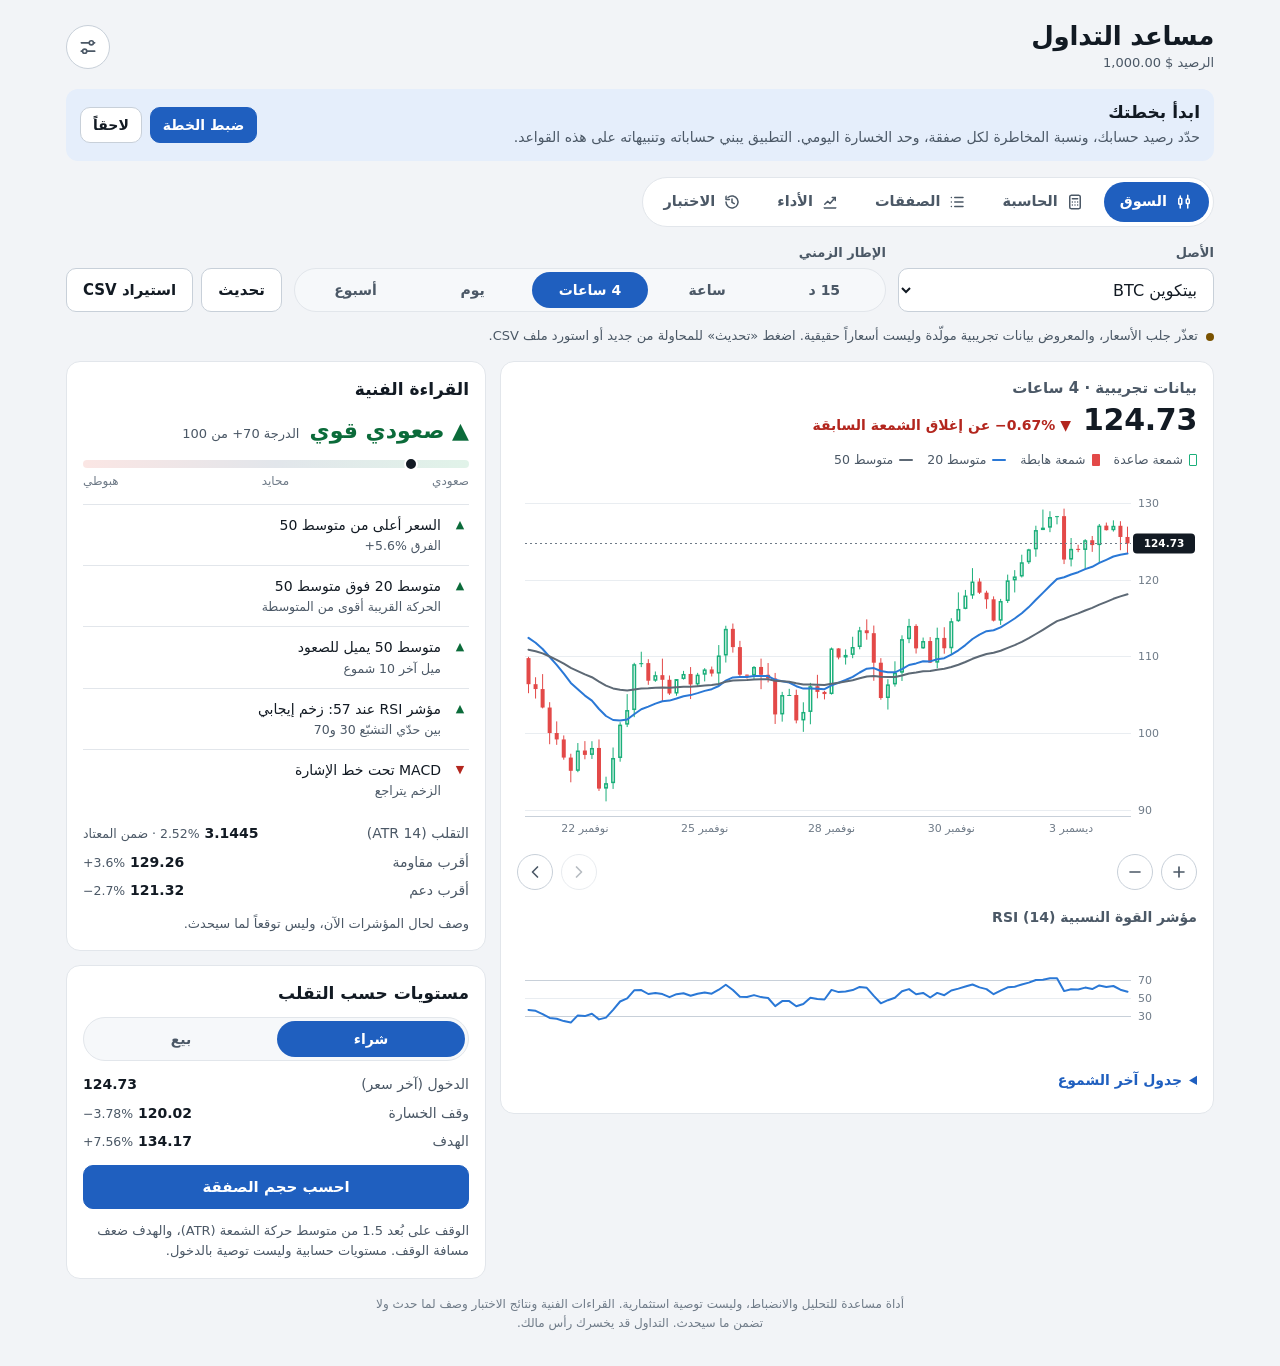
<file: trading/index.html>
<!doctype html>
<html lang="ar" dir="rtl">
<head>
<meta charset="utf-8">
<meta name="viewport" content="width=device-width, initial-scale=1, viewport-fit=cover">
<title>مساعد التداول</title>
<meta name="description" content="تحليل فني، حاسبة حجم الصفقة، سجل صفقات، إحصاءات أداء، واختبار استراتيجيات. يحفظ بياناتك على جهازك ويعمل دون إنترنت.">
<link rel="manifest" href="manifest.webmanifest">
<link rel="icon" type="image/png" sizes="192x192" href="icon-192.png">
<link rel="apple-touch-icon" href="icon-180.png">
<meta name="apple-mobile-web-app-capable" content="yes">
<meta name="mobile-web-app-capable" content="yes">
<meta name="apple-mobile-web-app-title" content="مساعد التداول">
<meta name="apple-mobile-web-app-status-bar-style" content="black-translucent">
<meta name="theme-color" content="#f2f4f7" media="(prefers-color-scheme: light)">
<meta name="theme-color" content="#0c1015" media="(prefers-color-scheme: dark)">
<meta name="format-detection" content="telephone=no">
<link rel="stylesheet" href="app.css">
</head>
<body>
<div class="app">
  <header class="top">
    <div class="brand">
      <h1>مساعد التداول</h1>
      <p class="acct" id="acct"></p>
    </div>
    <button type="button" class="icon-btn" id="open-settings" aria-label="الخطة والإعدادات">
      <svg class="ico" viewBox="0 0 24 24" aria-hidden="true"><path d="M4 7h9M19 7h1M4 17h1M11 17h9"/><circle cx="16" cy="7" r="2.5"/><circle cx="8" cy="17" r="2.5"/></svg>
    </button>
  </header>

  <div class="banner danger" id="guard" role="alert" hidden></div>
  <div class="banner warn" id="storage-warn" hidden>تعذّر الحفظ على هذا الجهاز (وضع التصفح الخاص أو امتلاء التخزين). ما تدخله الآن سيضيع عند إغلاق الصفحة.</div>

  <section class="banner welcome" id="welcome" hidden aria-labelledby="welcome-h">
    <div>
      <h2 id="welcome-h">ابدأ بخطتك</h2>
      <p>حدّد رصيد حسابك، ونسبة المخاطرة لكل صفقة، وحد الخسارة اليومي. التطبيق يبني حساباته وتنبيهاته على هذه القواعد.</p>
    </div>
    <div class="btn-row">
      <button type="button" class="btn primary sm" id="welcome-go">ضبط الخطة</button>
      <button type="button" class="btn sm" id="welcome-skip">لاحقاً</button>
    </div>
  </section>

  <nav class="tabs" id="tabs" aria-label="أقسام التطبيق">
    <button type="button" data-tab="market">
      <svg class="ico" viewBox="0 0 24 24" aria-hidden="true"><path d="M7 4v3M7 15v5M17 3v5M17 14v6"/><rect x="5" y="7" width="4" height="8" rx="1"/><rect x="15" y="8" width="4" height="6" rx="1"/></svg>
      <span>السوق</span>
    </button>
    <button type="button" data-tab="calc">
      <svg class="ico" viewBox="0 0 24 24" aria-hidden="true"><rect x="5" y="3" width="14" height="18" rx="2"/><path d="M8.5 7.5h7M8.5 12h.01M12 12h.01M15.5 12h.01M8.5 16h.01M12 16h.01M15.5 16h.01"/></svg>
      <span>الحاسبة</span>
    </button>
    <button type="button" data-tab="journal">
      <svg class="ico" viewBox="0 0 24 24" aria-hidden="true"><path d="M9 6h11M9 12h11M9 18h11M4.5 6h.01M4.5 12h.01M4.5 18h.01"/></svg>
      <span>الصفقات</span>
    </button>
    <button type="button" data-tab="perf">
      <svg class="ico" viewBox="0 0 24 24" aria-hidden="true"><path d="M4 20h16"/><path d="M5 15l4-4 3 3 7-8"/><path d="M15 6h4v4"/></svg>
      <span>الأداء</span>
    </button>
    <button type="button" data-tab="test">
      <svg class="ico" viewBox="0 0 24 24" aria-hidden="true"><path d="M4 12a8 8 0 1 0 2.7-6"/><path d="M4 4v4.5h4.5"/><path d="M12 8v4.5l3 1.8"/></svg>
      <span>الاختبار</span>
    </button>
  </nav>

  <main>
    <!-- السوق -->
    <section class="view" id="view-market" aria-label="السوق والتحليل الفني">
      <div class="toolbar">
        <div class="field">
          <label for="m-symbol">الأصل</label>
          <select id="m-symbol" class="input"></select>
        </div>
        <div class="field" id="m-custom-wrap" hidden>
          <label for="m-custom">رمز الزوج كما في المنصة</label>
          <div class="join">
            <input id="m-custom" class="input" dir="ltr" placeholder="DOGEUSDT" maxlength="20" autocapitalize="characters" autocomplete="off" spellcheck="false">
            <button type="button" class="btn" id="m-custom-go">عرض</button>
          </div>
        </div>
        <div class="field grow">
          <span class="lbl" id="m-int-lbl">الإطار الزمني</span>
          <div class="seg" id="m-interval" role="group" aria-labelledby="m-int-lbl"></div>
        </div>
        <div class="btn-row">
          <button type="button" class="btn" id="m-refresh">تحديث</button>
          <button type="button" class="btn" id="m-import">استيراد CSV</button>
        </div>
      </div>
      <p class="status" id="m-status" data-state="wait" aria-live="polite"><i></i><span id="m-status-text"></span></p>

      <div class="cols">
        <div class="stack">
          <section class="card" aria-labelledby="m-title">
            <div class="quote">
              <h2 id="m-title">—</h2>
              <span class="px" id="m-price"></span>
              <span class="chg" id="m-chg"></span>
            </div>
            <ul class="legend" aria-label="مفتاح الرسم">
              <li><span class="k-candle up"></span>شمعة صاعدة</li>
              <li><span class="k-candle down"></span>شمعة هابطة</li>
              <li><span class="k-line s1"></span>متوسط 20</li>
              <li><span class="k-line sctx"></span>متوسط 50</li>
            </ul>
            <div id="m-chart" dir="ltr"></div>
            <div class="chart-ctl" dir="ltr">
              <button type="button" class="icon-btn sm" id="m-older" aria-label="شموع أقدم"><svg class="ico" viewBox="0 0 24 24" aria-hidden="true"><path d="M15 6l-6 6 6 6"/></svg></button>
              <button type="button" class="icon-btn sm" id="m-newer" aria-label="شموع أحدث"><svg class="ico" viewBox="0 0 24 24" aria-hidden="true"><path d="M9 6l6 6-6 6"/></svg></button>
              <button type="button" class="btn sm" id="m-latest" hidden>الأحدث</button>
              <span class="spacer"></span>
              <button type="button" class="icon-btn sm" id="m-zoom-out" aria-label="تصغير: شموع أكثر"><svg class="ico" viewBox="0 0 24 24" aria-hidden="true"><path d="M6 12h12"/></svg></button>
              <button type="button" class="icon-btn sm" id="m-zoom-in" aria-label="تكبير: شموع أقل"><svg class="ico" viewBox="0 0 24 24" aria-hidden="true"><path d="M6 12h12M12 6v12"/></svg></button>
            </div>
            <h3 class="sub-h">مؤشر القوة النسبية RSI (14)</h3>
            <div id="m-rsi" dir="ltr"></div>
            <details class="more">
              <summary>جدول آخر الشموع</summary>
              <div class="scroll-x"><table class="tbl" id="m-table"></table></div>
            </details>
          </section>
        </div>
        <div class="stack">
          <section class="card" aria-labelledby="read-h">
            <h2 id="read-h">القراءة الفنية</h2>
            <div class="flow" id="m-read"></div>
          </section>
          <section class="card" aria-labelledby="plan-h">
            <h2 id="plan-h">مستويات حسب التقلب</h2>
            <div class="flow" id="m-plan"></div>
          </section>
        </div>
      </div>
    </section>

    <!-- الحاسبة -->
    <section class="view" id="view-calc" aria-label="حاسبة حجم الصفقة" hidden>
      <div class="cols even">
        <section class="card" aria-labelledby="calc-h">
          <h2 id="calc-h">حاسبة حجم الصفقة</h2>
          <p class="hint">تحسب الكمية التي تجعل خسارتك عند وقف الخسارة تساوي نسبة المخاطرة التي تحددها.</p>
          <form id="calc-form" class="form" autocomplete="off" novalidate>
            <div class="grid2">
              <div class="field">
                <label for="c-balance">رصيد الحساب</label>
                <input id="c-balance" class="input num" dir="ltr" inputmode="decimal">
              </div>
              <div class="field">
                <label for="c-risk">المخاطرة لكل صفقة %</label>
                <input id="c-risk" class="input num" dir="ltr" inputmode="decimal">
                <div class="chips" id="c-risk-chips" role="group" aria-label="نسب شائعة"></div>
              </div>
            </div>
            <div class="grid3">
              <div class="field">
                <label for="c-entry">سعر الدخول</label>
                <input id="c-entry" class="input num" dir="ltr" inputmode="decimal">
              </div>
              <div class="field">
                <label for="c-stop">وقف الخسارة</label>
                <input id="c-stop" class="input num" dir="ltr" inputmode="decimal">
              </div>
              <div class="field">
                <label for="c-target">الهدف <span class="opt">(اختياري)</span></label>
                <input id="c-target" class="input num" dir="ltr" inputmode="decimal">
              </div>
            </div>
            <div class="grid2">
              <div class="field">
                <label for="c-symbol">الرمز <span class="opt">(اختياري)</span></label>
                <input id="c-symbol" class="input" dir="ltr" maxlength="20" autocapitalize="characters" spellcheck="false">
              </div>
              <div class="field">
                <label for="c-fee">العمولة % لكل تنفيذ</label>
                <input id="c-fee" class="input num" dir="ltr" inputmode="decimal">
              </div>
            </div>
            <button type="button" class="link-btn" id="c-reset">مسح الخانات</button>
          </form>
        </section>
        <div class="stack">
          <section class="card" aria-labelledby="res-h">
            <h2 id="res-h">النتيجة</h2>
            <div class="flow" id="c-result" aria-live="polite"></div>
          </section>
          <section class="card" aria-labelledby="chk-h">
            <h2 id="chk-h">قبل الدخول</h2>
            <ul class="checklist" id="c-checklist"></ul>
            <p class="hint" id="c-check-note"></p>
            <button type="button" class="btn primary block" id="c-log">سجّل الصفقة</button>
          </section>
        </div>
      </div>
    </section>

    <!-- الصفقات -->
    <section class="view" id="view-journal" aria-label="سجل الصفقات" hidden>
      <div class="tiles" id="j-day"></div>
      <div class="row-head">
        <h2>صفقات مفتوحة <span class="count" id="j-open-count"></span></h2>
        <button type="button" class="btn primary" id="j-add">صفقة جديدة</button>
      </div>
      <div class="trade-list" id="j-open"></div>
      <div class="row-head">
        <h2>صفقات مغلقة <span class="count" id="j-closed-count"></span></h2>
        <div class="seg sm" id="j-filter" role="group" aria-label="تصفية الصفقات المغلقة"></div>
      </div>
      <div class="trade-list" id="j-closed"></div>
      <button type="button" class="btn block" id="j-more" hidden>عرض المزيد</button>
    </section>

    <!-- الأداء -->
    <section class="view" id="view-perf" aria-label="إحصاءات الأداء" hidden>
      <div class="toolbar">
        <div class="field">
          <span class="lbl" id="p-range-lbl">الفترة</span>
          <div class="seg" id="p-range" role="group" aria-labelledby="p-range-lbl"></div>
        </div>
      </div>
      <div class="banner warn" id="p-demo" hidden>
        <p>هذه أرقام مثال لتجربة القسم، وليست صفقاتك.</p>
        <button type="button" class="btn sm" id="p-demo-off">إخفاء المثال</button>
      </div>
      <div class="empty" id="p-empty" hidden>
        <p id="p-empty-text"></p>
        <button type="button" class="btn" id="p-demo-on">عرض مثال ببيانات تجريبية</button>
      </div>
      <div class="stack" id="p-body">
        <div class="tiles" id="p-tiles"></div>
        <section class="card" aria-labelledby="curve-h">
          <h2 id="curve-h">منحنى الرصيد</h2>
          <p class="hint" id="p-curve-cap"></p>
          <div id="p-curve" dir="ltr"></div>
        </section>
        <section class="card" aria-labelledby="ins-h">
          <h2 id="ins-h">ملاحظات على أدائك</h2>
          <ul class="insights" id="p-insights"></ul>
        </section>
        <div class="cols even">
          <section class="card" aria-labelledby="bs-h"><h2 id="bs-h">حسب الاستراتيجية</h2><div id="p-setup"></div></section>
          <section class="card" aria-labelledby="by-h"><h2 id="by-h">حسب الرمز</h2><div id="p-symbol"></div></section>
          <section class="card" aria-labelledby="bw-h"><h2 id="bw-h">حسب يوم الإغلاق</h2><div id="p-weekday"></div></section>
          <section class="card" aria-labelledby="bt-h"><h2 id="bt-h">حسب طريقة التنفيذ</h2><div id="p-tag"></div></section>
        </div>
      </div>
    </section>

    <!-- الاختبار -->
    <section class="view" id="view-test" aria-label="اختبار الاستراتيجيات ومحاكاة المخاطرة" hidden>
      <div class="stack">
        <section class="card" aria-labelledby="t-h">
          <h2 id="t-h">اختبار استراتيجية على الأسعار السابقة</h2>
          <p class="hint" id="t-data"></p>
          <form id="t-form" class="form" autocomplete="off" novalidate>
            <div class="field">
              <label for="t-strat">الاستراتيجية</label>
              <select id="t-strat" class="input"></select>
            </div>
            <p class="hint" id="t-desc"></p>
            <div class="grid3" id="t-params"></div>
            <div class="grid3">
              <div class="field">
                <label for="t-fee">العمولة % لكل تنفيذ</label>
                <input id="t-fee" class="input num" dir="ltr" inputmode="decimal">
              </div>
              <div class="field">
                <label for="t-stop">وقف خسارة بمضاعف ATR <span class="opt">(0 = بدون)</span></label>
                <input id="t-stop" class="input num" dir="ltr" inputmode="decimal">
              </div>
              <label class="check boxed"><input type="checkbox" id="t-short"><span>السماح بالبيع على المكشوف</span></label>
            </div>
          </form>
          <div class="flow" id="t-out" aria-live="polite"></div>
        </section>

        <section class="card" aria-labelledby="mc-h">
          <h2 id="mc-h">محاكاة المخاطرة</h2>
          <p class="hint">تكرّر سلسلة صفقاتك ألف مرة بترتيب عشوائي لترى مدى النتائج الممكنة لنفس نسبة النجاح، وكيف تغيّرها نسبة المخاطرة.</p>
          <form id="mc-form" class="form" autocomplete="off" novalidate>
            <div class="grid4">
              <div class="field">
                <label for="mc-win">نسبة النجاح %</label>
                <input id="mc-win" class="input num" dir="ltr" inputmode="decimal">
              </div>
              <div class="field">
                <label for="mc-rr">متوسط الربح ÷ متوسط الخسارة</label>
                <input id="mc-rr" class="input num" dir="ltr" inputmode="decimal">
              </div>
              <div class="field">
                <label for="mc-risk">المخاطرة لكل صفقة %</label>
                <input id="mc-risk" class="input num" dir="ltr" inputmode="decimal">
              </div>
              <div class="field">
                <label for="mc-trades">عدد الصفقات</label>
                <input id="mc-trades" class="input num" dir="ltr" inputmode="numeric">
              </div>
            </div>
            <button type="button" class="link-btn" id="mc-fill">املأ نسبة النجاح والمتوسط من سجل صفقاتي</button>
          </form>
          <div class="flow" id="mc-out" aria-live="polite"></div>
        </section>
      </div>
    </section>
  </main>

  <p class="disclaimer">أداة مساعدة للتحليل والانضباط، وليست توصية استثمارية. القراءات الفنية ونتائج الاختبار وصف لما حدث ولا تضمن ما سيحدث. التداول قد يخسرك رأس مالك.</p>
</div>

<!-- نموذج الصفقة -->
<dialog class="dlg" id="dlg-trade" aria-labelledby="tr-h">
  <form id="tr-form" novalidate autocomplete="off">
    <header>
      <h2 id="tr-h">صفقة جديدة</h2>
      <button type="button" class="icon-btn ghost" data-close aria-label="إغلاق"><svg class="ico" viewBox="0 0 24 24" aria-hidden="true"><path d="M6 6l12 12M18 6L6 18"/></svg></button>
    </header>
    <div class="dlg-body form">
      <div class="grid2">
        <div class="field">
          <label for="tr-symbol">الرمز</label>
          <input id="tr-symbol" class="input" dir="ltr" maxlength="20" autocapitalize="characters" spellcheck="false">
        </div>
        <div class="field">
          <span class="lbl" id="tr-side-lbl">الاتجاه</span>
          <div class="seg" id="tr-side" role="group" aria-labelledby="tr-side-lbl">
            <button type="button" data-side="long">شراء</button>
            <button type="button" data-side="short">بيع</button>
          </div>
        </div>
      </div>
      <div class="grid2">
        <div class="field">
          <label for="tr-entry">سعر الدخول</label>
          <input id="tr-entry" class="input num" dir="ltr" inputmode="decimal">
        </div>
        <div class="field">
          <label for="tr-qty">الكمية</label>
          <input id="tr-qty" class="input num" dir="ltr" inputmode="decimal">
        </div>
      </div>
      <div class="grid2">
        <div class="field">
          <label for="tr-stop">وقف الخسارة <span class="opt">(اختياري)</span></label>
          <input id="tr-stop" class="input num" dir="ltr" inputmode="decimal">
        </div>
        <div class="field">
          <label for="tr-target">الهدف <span class="opt">(اختياري)</span></label>
          <input id="tr-target" class="input num" dir="ltr" inputmode="decimal">
        </div>
      </div>
      <div class="grid2 loose">
        <div class="field">
          <label for="tr-opened">وقت الدخول</label>
          <input id="tr-opened" class="input" type="datetime-local">
        </div>
        <div class="field">
          <label for="tr-setup">الاستراتيجية <span class="opt">(اختياري)</span></label>
          <input id="tr-setup" class="input" list="tr-setups" maxlength="40" placeholder="مثل: اختراق">
          <datalist id="tr-setups"></datalist>
        </div>
      </div>
      <div class="field">
        <label for="tr-notes">سبب الدخول وملاحظاتك <span class="opt">(اختياري)</span></label>
        <textarea id="tr-notes" class="input" rows="2" maxlength="600"></textarea>
      </div>
      <label class="check"><input type="checkbox" id="tr-closed"><span>الصفقة أُغلقت، أدخل نتيجة الخروج</span></label>
      <div class="form" id="tr-close-fields" hidden>
        <div class="grid2 loose">
          <div class="field">
            <label for="tr-exit">سعر الخروج</label>
            <input id="tr-exit" class="input num" dir="ltr" inputmode="decimal">
          </div>
          <div class="field">
            <label for="tr-closed-at">وقت الخروج</label>
            <input id="tr-closed-at" class="input" type="datetime-local">
          </div>
        </div>
        <div class="grid2">
          <div class="field">
            <label for="tr-fees">العمولات بعملة الحساب <span class="opt">(تُحسب إن تُركت)</span></label>
            <input id="tr-fees" class="input num" dir="ltr" inputmode="decimal">
          </div>
          <div class="field">
            <label for="tr-tag">طريقة التنفيذ</label>
            <select id="tr-tag" class="input"></select>
          </div>
        </div>
        <div class="field">
          <label for="tr-lesson">الدرس المستفاد <span class="opt">(اختياري)</span></label>
          <textarea id="tr-lesson" class="input" rows="2" maxlength="600"></textarea>
        </div>
      </div>
      <p class="form-error" id="tr-error" role="alert" hidden></p>
    </div>
    <footer>
      <button type="button" class="btn" data-close>إلغاء</button>
      <button type="submit" class="btn primary">حفظ</button>
    </footer>
  </form>
</dialog>

<!-- إغلاق صفقة -->
<dialog class="dlg" id="dlg-close" aria-labelledby="cl-h">
  <form id="cl-form" novalidate autocomplete="off">
    <header>
      <h2 id="cl-h">إغلاق الصفقة</h2>
      <button type="button" class="icon-btn ghost" data-close aria-label="إغلاق"><svg class="ico" viewBox="0 0 24 24" aria-hidden="true"><path d="M6 6l12 12M18 6L6 18"/></svg></button>
    </header>
    <div class="dlg-body form">
      <p class="hint" id="cl-summary"></p>
      <div class="grid2 loose">
        <div class="field">
          <label for="cl-exit">سعر الخروج</label>
          <input id="cl-exit" class="input num" dir="ltr" inputmode="decimal">
        </div>
        <div class="field">
          <label for="cl-at">وقت الخروج</label>
          <input id="cl-at" class="input" type="datetime-local">
        </div>
      </div>
      <div class="field">
        <label for="cl-fees">العمولات بعملة الحساب <span class="opt">(تُحسب إن تُركت)</span></label>
        <input id="cl-fees" class="input num" dir="ltr" inputmode="decimal">
      </div>
      <div class="field">
        <span class="lbl" id="cl-tag-lbl">كيف كان تنفيذك؟</span>
        <div class="chips" id="cl-tag" role="group" aria-labelledby="cl-tag-lbl"></div>
      </div>
      <div class="field">
        <label for="cl-lesson">الدرس المستفاد <span class="opt">(اختياري)</span></label>
        <textarea id="cl-lesson" class="input" rows="2" maxlength="600"></textarea>
      </div>
      <p class="preview" id="cl-preview" aria-live="polite"></p>
      <p class="form-error" id="cl-error" role="alert" hidden></p>
    </div>
    <footer>
      <button type="button" class="btn" data-close>إلغاء</button>
      <button type="submit" class="btn primary">إغلاق الصفقة</button>
    </footer>
  </form>
</dialog>

<!-- الخطة والإعدادات -->
<dialog class="dlg" id="dlg-settings" aria-labelledby="st-h">
  <form id="st-form" novalidate autocomplete="off">
    <header>
      <h2 id="st-h">الخطة والإعدادات</h2>
      <button type="button" class="icon-btn ghost" data-close aria-label="إغلاق"><svg class="ico" viewBox="0 0 24 24" aria-hidden="true"><path d="M6 6l12 12M18 6L6 18"/></svg></button>
    </header>
    <div class="dlg-body form">
      <h3>الحساب</h3>
      <div class="grid2">
        <div class="field">
          <label for="st-balance">الرصيد الابتدائي</label>
          <input id="st-balance" class="input num" dir="ltr" inputmode="decimal">
        </div>
        <div class="field">
          <label for="st-currency">رمز العملة</label>
          <input id="st-currency" class="input" maxlength="6" placeholder="$">
        </div>
      </div>
      <p class="hint" id="st-balance-note"></p>

      <h3>قواعد الخطة</h3>
      <div class="grid2">
        <div class="field">
          <label for="st-risk">المخاطرة لكل صفقة %</label>
          <input id="st-risk" class="input num" dir="ltr" inputmode="decimal">
        </div>
        <div class="field">
          <label for="st-daily">حد الخسارة اليومي %</label>
          <input id="st-daily" class="input num" dir="ltr" inputmode="decimal">
        </div>
      </div>
      <div class="grid2">
        <div class="field">
          <label for="st-max">أقصى عدد صفقات في اليوم</label>
          <input id="st-max" class="input num" dir="ltr" inputmode="numeric">
        </div>
        <div class="field">
          <label for="st-fee">العمولة % لكل تنفيذ</label>
          <input id="st-fee" class="input num" dir="ltr" inputmode="decimal">
        </div>
      </div>
      <p class="hint">عند بلوغ حد الخسارة اليومي أو عدد الصفقات يظهر تنبيه أعلى التطبيق. اكتب 0 لإيقاف أي حد.</p>

      <h3>قائمة التحقق قبل الصفقة</h3>
      <ul class="edit-list" id="st-checklist"></ul>
      <div class="join">
        <input id="st-check-new" class="input" maxlength="80" placeholder="بند جديد" aria-label="بند جديد في قائمة التحقق">
        <button type="button" class="btn" id="st-check-add">إضافة</button>
      </div>

      <h3>النسخ الاحتياطي</h3>
      <p class="hint">بياناتك محفوظة داخل هذا الجهاز فقط. احفظ نسخة دورياً، واستخدمها لنقل السجل إلى جهاز آخر.</p>
      <div class="btn-row">
        <button type="button" class="btn" id="bk-save">حفظ نسخة</button>
        <button type="button" class="btn" id="bk-load">استرجاع نسخة</button>
        <button type="button" class="btn" id="bk-csv">تصدير الصفقات CSV</button>
        <button type="button" class="btn" id="bk-copy">نسخ النسخة كنص</button>
      </div>
      <p class="hint" id="bk-msg" role="status"></p>
      <input type="file" id="bk-file" accept=".json,application/json" hidden>
      <textarea id="bk-text" class="input" rows="4" dir="ltr" readonly hidden aria-label="نص النسخة الاحتياطية"></textarea>

      <h3>حذف البيانات</h3>
      <div class="btn-row">
        <button type="button" class="btn danger" id="st-wipe">حذف كل الصفقات والإعدادات</button>
      </div>
      <p class="form-error" id="st-error" role="alert" hidden></p>
    </div>
    <footer>
      <button type="button" class="btn" data-close>إلغاء</button>
      <button type="submit" class="btn primary">حفظ</button>
    </footer>
  </form>
</dialog>

<!-- استيراد أسعار -->
<dialog class="dlg" id="dlg-csv" aria-labelledby="csv-h">
  <form id="csv-form" novalidate autocomplete="off">
    <header>
      <h2 id="csv-h">استيراد أسعار من ملف</h2>
      <button type="button" class="icon-btn ghost" data-close aria-label="إغلاق"><svg class="ico" viewBox="0 0 24 24" aria-hidden="true"><path d="M6 6l12 12M18 6L6 18"/></svg></button>
    </header>
    <div class="dlg-body form">
      <p class="hint">لأي سوق: أسهم، فوركس، ذهب، مؤشرات. صدّر الأسعار التاريخية من منصتك (مثل TradingView أو Investing أو MetaTrader) كملف CSV فيه التاريخ والافتتاح والأعلى والأدنى والإغلاق.</p>
      <div class="field">
        <label for="csv-name">اسم الأصل</label>
        <input id="csv-name" class="input" dir="ltr" maxlength="20" placeholder="XAUUSD" autocapitalize="characters" spellcheck="false">
      </div>
      <div class="field">
        <label for="csv-file">الملف</label>
        <input id="csv-file" class="input file" type="file" accept=".csv,.txt,text/csv,text/plain">
      </div>
      <div class="field">
        <label for="csv-text">أو الصق محتوى الملف</label>
        <textarea id="csv-text" class="input" rows="4" dir="ltr" spellcheck="false"></textarea>
      </div>
      <p class="form-error" id="csv-error" role="alert" hidden></p>
    </div>
    <footer>
      <button type="button" class="btn" data-close>إلغاء</button>
      <button type="submit" class="btn primary">استيراد</button>
    </footer>
  </form>
</dialog>

<!-- تأكيد -->
<dialog class="dlg narrow" id="dlg-confirm" aria-labelledby="cf-text">
  <form id="cf-form" novalidate>
    <div class="dlg-body">
      <p id="cf-text"></p>
    </div>
    <footer>
      <button type="button" class="btn" data-close>تراجع</button>
      <button type="submit" class="btn primary" id="cf-ok">تأكيد</button>
    </footer>
  </form>
</dialog>

<div class="toast" id="toast" role="status" aria-live="polite"></div>

<script src="core.js"></script>
<script src="charts.js"></script>
<script src="app.js"></script>
</body>
</html>
</file>
<file: trading/app.css>
/* Layout: a trading desk on one page. Phones get one column with the five sections on a bar fixed to the
   bottom edge; wide screens put the bar under the header and split each section into a main column and a
   side column. Type is the device's own Arabic face, so nothing is downloaded and the app works offline.
   Chart colours come from a palette checked for colour-blind separation; rising candles are also hollow. */
:root{
  --bg:#f2f4f7;
  --surface:#ffffff;
  --surface-2:#f6f8fa;
  --ink:#121a23;
  --ink-2:#4b5866;
  --ink-3:#6f7b88;
  --line:#e2e6eb;
  --line-2:#c8d0d9;
  --accent:#1f5fbf;
  --on-accent:#ffffff;
  --accent-soft:#e5eefb;
  --up:#1baf7a;
  --down:#e34948;
  --gain:#0b6b3a;
  --gain-soft:#e1f3e9;
  --loss:#b3261e;
  --loss-soft:#fbe6e4;
  --warn:#7a5200;
  --warn-soft:#fdf1d3;
  --s1:#2a78d6;
  --s-ctx:#5d6975;
  --grid:#e9edf1;
  --axis:#c8d0d9;
  --scrim:rgb(12 16 21 / .5);
  --shadow:0 1px 2px rgb(18 26 35 / .06), 0 6px 20px rgb(18 26 35 / .08);
  --font:system-ui,-apple-system,'SF Arabic','Geeza Pro','Segoe UI',Tahoma,'Noto Sans Arabic',sans-serif;
  --r:14px;
  --safe-top:env(safe-area-inset-top, 0px);
  color-scheme:light;
}
@media (prefers-color-scheme: dark){
  :root:not([data-theme="light"]){
    --bg:#0c1015; --surface:#151b22; --surface-2:#1a212a;
    --ink:#e7ecf1; --ink-2:#a8b3bf; --ink-3:#8590a0;
    --line:#242d37; --line-2:#364250;
    --accent:#8fb5f5; --on-accent:#0c1015; --accent-soft:#182840;
    --up:#199e70; --down:#e66767;
    --gain:#4cc38a; --gain-soft:#12301f; --loss:#f08b82; --loss-soft:#3a1a18;
    --warn:#e9b949; --warn-soft:#33290f;
    --s1:#3987e5; --s-ctx:#a8b3bf;
    --grid:#202932; --axis:#364250;
    --scrim:rgb(0 0 0 / .6);
    --shadow:0 1px 2px rgb(0 0 0 / .4), 0 6px 20px rgb(0 0 0 / .35);
    color-scheme:dark;
  }
}
:root[data-theme="dark"]{
  --bg:#0c1015; --surface:#151b22; --surface-2:#1a212a;
  --ink:#e7ecf1; --ink-2:#a8b3bf; --ink-3:#8590a0;
  --line:#242d37; --line-2:#364250;
  --accent:#8fb5f5; --on-accent:#0c1015; --accent-soft:#182840;
  --up:#199e70; --down:#e66767;
  --gain:#4cc38a; --gain-soft:#12301f; --loss:#f08b82; --loss-soft:#3a1a18;
  --warn:#e9b949; --warn-soft:#33290f;
  --s1:#3987e5; --s-ctx:#a8b3bf;
  --grid:#202932; --axis:#364250;
  --scrim:rgb(0 0 0 / .6);
  --shadow:0 1px 2px rgb(0 0 0 / .4), 0 6px 20px rgb(0 0 0 / .35);
  color-scheme:dark;
}

*{box-sizing:border-box}
html{-webkit-text-size-adjust:100%;text-size-adjust:100%}
body{margin:0;background:var(--bg);color:var(--ink);font-family:var(--font);font-size:15px;line-height:1.6;-webkit-font-smoothing:antialiased;-webkit-tap-highlight-color:transparent}
body::before{content:"";position:fixed;inset:0 0 auto;height:var(--safe-top);background:var(--bg);z-index:40}
button,input,select,textarea{font-family:inherit;color:inherit}
button{cursor:pointer}
[hidden]{display:none !important}
h1,h2,h3,p,ul,dl,dd{margin:0}
ul{padding:0;list-style:none}
:focus-visible{outline:2px solid var(--accent);outline-offset:2px}
.ico{width:20px;height:20px;fill:none;stroke:currentColor;stroke-width:2;stroke-linecap:round;stroke-linejoin:round;flex:none}
.gain{color:var(--gain)}
.loss{color:var(--loss)}

.app{max-width:1180px;margin:0 auto;padding-left:max(16px, env(safe-area-inset-left, 0px));padding-right:max(16px, env(safe-area-inset-right, 0px));padding-block:calc(14px + var(--safe-top)) calc(96px + env(safe-area-inset-bottom, 0px));display:grid;gap:14px}
main{min-width:0}
.view{display:grid;gap:14px;min-width:0}
.stack{display:grid;gap:14px;align-content:start;min-width:0}
.cols{display:grid;gap:14px;min-width:0}
.flow{display:grid;gap:12px;min-width:0}
/* grid children may shrink below their content, so a wide table scrolls inside its own box instead of widening the page */
.view > *,.stack > *,.cols > *,.card > *,.flow > *,.form > *{min-width:0}

/* header */
.top{display:flex;align-items:center;justify-content:space-between;gap:12px}
.brand{min-width:0}
h1{font-size:22px;font-weight:800;line-height:1.25;letter-spacing:-.01em}
.acct{font-size:13px;color:var(--ink-2);font-variant-numeric:tabular-nums}
h2{font-size:17px;font-weight:700;line-height:1.35;text-wrap:balance}
h3{font-size:14px;font-weight:700;color:var(--ink-2)}

/* section bar: fixed to the bottom edge on phones */
.tabs{position:fixed;inset:auto 0 0 0;z-index:30;display:grid;grid-template-columns:repeat(5, 1fr);background:var(--surface);border-top:1px solid var(--line);padding:6px max(8px, env(safe-area-inset-right, 0px)) calc(6px + env(safe-area-inset-bottom, 0px)) max(8px, env(safe-area-inset-left, 0px))}
.tabs button{border:0;background:transparent;color:var(--ink-2);display:grid;justify-items:center;gap:2px;padding:4px 2px;min-height:48px;border-radius:10px;font-size:12px;font-weight:600;line-height:1.3}
.tabs button .ico{width:22px;height:22px;padding:0;box-sizing:content-box;border-radius:999px}
.tabs button[aria-current="page"]{color:var(--accent)}
.tabs button[aria-current="page"] .ico{background:var(--accent-soft);padding:2px 14px}

/* cards and banners */
.card{background:var(--surface);border:1px solid var(--line);border-radius:var(--r);padding:16px;display:grid;gap:12px;min-width:0;align-content:start}
.banner{border-radius:12px;padding:12px 14px;font-size:14px;display:flex;flex-wrap:wrap;gap:10px 14px;align-items:center;justify-content:space-between}
.banner p{flex:1;min-width:200px}
.banner.danger{background:var(--loss-soft);color:var(--loss);font-weight:600}
.banner.warn{background:var(--warn-soft);color:var(--warn)}
.banner.welcome{background:var(--accent-soft);color:var(--ink)}
.banner.welcome > div:first-child{flex:1;min-width:220px;display:grid;gap:2px}
.banner.welcome p{color:var(--ink-2)}
.hint{font-size:13px;color:var(--ink-2)}
.empty{border:1px dashed var(--line-2);border-radius:var(--r);padding:28px 16px;display:grid;gap:12px;justify-items:center;text-align:center;color:var(--ink-2)}
.disclaimer{font-size:12px;color:var(--ink-3);text-align:center;max-width:70ch;margin-inline:auto}

/* controls */
.btn{min-height:44px;padding:0 16px;border-radius:10px;border:1px solid var(--line-2);background:var(--surface);color:var(--ink);font-weight:600;font-size:15px;display:inline-flex;align-items:center;justify-content:center;gap:8px;white-space:nowrap}
.btn.primary{background:var(--accent);border-color:var(--accent);color:var(--on-accent)}
.btn.danger{color:var(--loss);border-color:currentColor}
.btn.sm{min-height:36px;padding:0 12px;font-size:14px}
.btn.block{width:100%}
.btn:disabled{opacity:.5;cursor:default}
.btn-row{display:flex;flex-wrap:wrap;gap:8px}
.link-btn{border:0;background:transparent;color:var(--accent);font-size:14px;font-weight:600;padding:6px 0;justify-self:start;text-align:start}
.icon-btn{width:44px;height:44px;border-radius:50%;border:1px solid var(--line-2);background:var(--surface);color:var(--ink-2);display:grid;place-items:center;flex:none;padding:0}
.icon-btn.ghost{border-color:transparent;background:transparent}
.icon-btn.sm{width:36px;height:36px}
.icon-btn:disabled{opacity:.4;cursor:default}

.form{display:grid;gap:12px}
.field{display:grid;gap:5px;min-width:0;align-content:start}
.field label,.lbl{font-size:13px;color:var(--ink-2);font-weight:600}
.opt{font-weight:400;color:var(--ink-3)}
.input{width:100%;min-width:0;max-width:100%;min-height:44px;border:1px solid var(--line-2);border-radius:10px;background:var(--surface);color:var(--ink);padding:8px 12px;font-size:16px;line-height:1.4}
textarea.input{resize:vertical}
select.input{appearance:auto}
.input.num{text-align:right;font-variant-numeric:tabular-nums}
.input.file{padding:9px 12px;font-size:14px}
.input::placeholder{color:var(--ink-3)}
.grid2,.grid3,.grid4{display:grid;gap:12px;grid-template-columns:repeat(2, minmax(0, 1fr));align-items:start}
.grid2.loose{grid-template-columns:minmax(0, 1fr)}
.grid3 > :last-child:nth-child(odd){grid-column:1 / -1}
#c-risk-chips{display:grid;grid-template-columns:repeat(3, minmax(0, 1fr))}
#c-risk-chips button{padding-inline:4px}
.join{display:flex;gap:8px}
.join .input{flex:1;min-width:0}
.check{display:flex;align-items:center;gap:10px;font-size:14px;min-height:44px}
.check input{width:20px;height:20px;accent-color:var(--accent);flex:none}
.check.boxed{align-self:end}
.form-error{color:var(--loss);font-size:14px;font-weight:600}

.seg{display:flex;background:var(--surface-2);border:1px solid var(--line);border-radius:999px;padding:3px;gap:2px}
.seg button{flex:1;border:0;background:transparent;color:var(--ink-2);font-weight:600;font-size:14px;padding:4px 10px;border-radius:999px;min-height:36px;white-space:nowrap}
.seg button[aria-pressed="true"]{background:var(--accent);color:var(--on-accent)}
.seg.sm button{min-height:30px;font-size:13px}
.chips{display:flex;flex-wrap:wrap;gap:6px}
.chips button{border:1px solid var(--line-2);background:var(--surface);color:var(--ink-2);border-radius:999px;padding:4px 12px;font-size:13px;font-weight:600;min-height:32px}
.chips button[aria-pressed="true"]{background:var(--accent-soft);border-color:var(--accent);color:var(--accent)}

.toolbar{display:flex;flex-wrap:wrap;gap:10px 12px;align-items:end}
.toolbar .field{flex:1 1 150px}
.toolbar .field.grow{flex:2 1 260px}
.status{display:flex;align-items:center;gap:8px;font-size:13px;color:var(--ink-2)}
.status i{width:8px;height:8px;border-radius:50%;background:var(--ink-3);flex:none}
.status[data-state="live"] i{background:var(--up)}
.status[data-state="warn"] i{background:var(--warn)}
.status[data-state="error"] i{background:var(--down)}

/* market */
.quote{display:flex;flex-wrap:wrap;align-items:baseline;gap:4px 12px}
.quote h2{font-size:15px;color:var(--ink-2);flex:1 1 100%}
.px{font-size:30px;font-weight:800;line-height:1.2;letter-spacing:-.01em}
.chg{font-size:14px;font-weight:700}
.legend{display:flex;flex-wrap:wrap;gap:4px 14px;font-size:12.5px;color:var(--ink-2)}
.legend li{display:flex;align-items:center;gap:6px}
.k-line{width:14px;height:2px;border-radius:1px;background:var(--ink-3)}
.k-line.s1{background:var(--s1)}
.k-line.sctx{background:var(--s-ctx)}
.k-candle{width:8px;height:12px;border-radius:1px}
.k-candle.up{border:1.5px solid var(--up)}
.k-candle.down{background:var(--down)}
.k-band{width:14px;height:8px;border-radius:2px;background:var(--s1);opacity:.25}
.chart-ctl{display:flex;align-items:center;gap:8px}
.spacer{flex:1}
.sub-h{margin-top:4px}
.more summary{cursor:pointer;font-size:14px;font-weight:600;color:var(--accent);padding:6px 0}
.scroll-x{overflow-x:auto}
.tbl{border-collapse:collapse;width:100%;font-size:13px;font-variant-numeric:tabular-nums}
.tbl th,.tbl td{padding:7px 8px;text-align:start;border-bottom:1px solid var(--line);white-space:nowrap}
.tbl th{color:var(--ink-2);font-weight:600}

.verdict{display:flex;align-items:baseline;flex-wrap:wrap;gap:4px 10px}
.verdict b{font-size:22px;font-weight:800}
.verdict span{font-size:13px;color:var(--ink-2)}
.score{display:grid;gap:4px;direction:ltr}
.score-track{position:relative;height:8px;border-radius:999px;background:linear-gradient(to right, var(--loss-soft), var(--line) 50%, var(--gain-soft))}
.score-track i{position:absolute;top:50%;width:14px;height:14px;margin:-7px 0 0 -7px;border-radius:50%;background:var(--ink);border:2px solid var(--surface)}
.score-ends{display:flex;justify-content:space-between;font-size:12px;color:var(--ink-3)}
.facts li{display:flex;gap:10px;align-items:flex-start;padding:9px 0;border-top:1px solid var(--line);font-size:14px}
.facts li > span:last-child{flex:1;min-width:0}
.facts small{display:block;font-size:12.5px;color:var(--ink-2)}
.dir{width:18px;text-align:center;font-size:11px;line-height:22px;flex:none;color:var(--ink-3)}
.dir.up{color:var(--gain)}
.dir.down{color:var(--loss)}
.kv{display:grid;grid-template-columns:auto 1fr;gap:6px 14px;font-size:14px}
.kv dt{color:var(--ink-2)}
.kv dd{font-weight:600;font-variant-numeric:tabular-nums;text-align:end}
.kv dd small{font-weight:400;color:var(--ink-2);font-size:12.5px}
.kv dd small.blk{display:block}

/* calculator */
.size{display:grid;gap:2px}
.size .lbl{font-weight:600}
.size b{font-size:34px;font-weight:800;line-height:1.2;letter-spacing:-.01em}
.size span{font-size:13px;color:var(--ink-2)}
.rr{display:grid;gap:5px;direction:ltr}
.rr-bar{display:flex;gap:2px;height:10px}
.rr-bar i{border-radius:999px;min-width:6px}
.rr-bar .risk{background:var(--down)}
.rr-bar .reward{background:var(--up)}
.rr-cap{display:flex;justify-content:space-between;gap:10px;font-size:12.5px;color:var(--ink-2);direction:rtl}
.notes{display:grid;gap:6px}
.notes li{font-size:13.5px;padding:8px 10px;border-radius:8px;background:var(--warn-soft);color:var(--warn)}
.notes li.bad{background:var(--loss-soft);color:var(--loss)}
.checklist{display:grid;gap:2px}

/* figures */
.tiles{display:grid;grid-template-columns:repeat(auto-fit, minmax(150px, 1fr));gap:10px}
.tile{background:var(--surface);border:1px solid var(--line);border-radius:12px;padding:12px 14px;display:grid;gap:2px;align-content:start;min-width:0}
.card .tile{background:var(--surface-2)}
.tile .lbl{font-weight:600}
.tile b{font-size:22px;font-weight:700;line-height:1.3}
.tile small{font-size:12px;color:var(--ink-2)}
.meter{height:6px;border-radius:999px;background:var(--line);overflow:hidden;margin-top:4px}
.meter i{display:block;height:100%;border-radius:999px;background:var(--accent)}
.meter.high i{background:var(--warn)}
.meter.full i{background:var(--down)}

/* journal */
.row-head{display:flex;flex-wrap:wrap;align-items:center;justify-content:space-between;gap:8px 12px;margin-top:4px}
.count{color:var(--ink-3);font-weight:600;font-size:14px}
.trade-list{display:grid;gap:10px}
.trade{background:var(--surface);border:1px solid var(--line);border-radius:12px;padding:12px 14px;display:grid;gap:8px;min-width:0}
.trade-head{display:flex;flex-wrap:wrap;align-items:center;gap:6px 10px}
.sym{font-weight:800;font-size:16px;overflow-wrap:anywhere}
.badge{font-size:12px;font-weight:700;padding:2px 9px;border-radius:999px;background:var(--surface-2);color:var(--ink-2);white-space:nowrap}
.badge.long{background:var(--gain-soft);color:var(--gain)}
.badge.short{background:var(--loss-soft);color:var(--loss)}
.res{margin-inline-start:auto;font-weight:700;font-variant-numeric:tabular-nums;white-space:nowrap}
.meta{display:flex;flex-wrap:wrap;gap:2px 14px;font-size:13px;color:var(--ink-2);font-variant-numeric:tabular-nums}
.meta b{color:var(--ink);font-weight:600}
.trade p{font-size:13.5px;color:var(--ink-2);overflow-wrap:anywhere}
.trade p b{color:var(--ink)}
.trade .btn-row{margin-top:2px}

/* breakdown rows: name, bar from the zero line, figure */
.brk{display:grid;grid-template-columns:minmax(0, 1.2fr) minmax(56px, 1fr) auto;gap:12px 10px;align-items:center}
.brk-row{display:contents}
.brk-name{min-width:0;overflow-wrap:anywhere;font-size:14px;font-weight:600}
.brk-name small{display:block;font-weight:400;font-size:12px;color:var(--ink-2)}
.brk-bar{position:relative;height:8px;direction:ltr}
.brk-bar::before{content:"";position:absolute;top:-4px;bottom:-4px;left:50%;width:1px;background:var(--axis)}
.brk-bar i{position:absolute;top:0;height:8px;min-width:2px}
.brk-bar i.pos{left:50%;background:var(--up);border-radius:0 4px 4px 0}
.brk-bar i.neg{right:50%;background:var(--down);border-radius:4px 0 0 4px}
.brk-val{font-variant-numeric:tabular-nums;font-weight:600;font-size:14px;white-space:nowrap;text-align:end}
.insights{display:grid;gap:8px}
.insights li{display:flex;gap:10px;font-size:14px;padding:10px 12px;border-radius:10px;background:var(--surface-2)}
.insights li::before{content:"●";font-size:9px;line-height:22px;color:var(--ink-3);flex:none}
.insights li.good::before{content:"▲";color:var(--gain)}
.insights li.bad::before{content:"▼";color:var(--loss)}

/* charts */
.chart{position:relative;min-width:0;touch-action:pan-y;-webkit-user-select:none;user-select:none;border-radius:8px}
.chart svg{display:block;touch-action:pan-y;max-width:100%}
.chart .grid{stroke:var(--grid);stroke-width:1}
.chart .axis{stroke:var(--axis);stroke-width:1}
.chart .axis-text{fill:var(--ink-3);font-size:11px;font-variant-numeric:tabular-nums}
.chart .wick{stroke-width:1}
.chart .wick.up{stroke:var(--up)}
.chart .wick.down{stroke:var(--down)}
.chart .body.up{fill:var(--up)}
.chart .body.up.hollow{fill:var(--surface);stroke:var(--up);stroke-width:1.5}
.chart .body.down{fill:var(--down)}
.chart .ln{fill:none;stroke:var(--ink-3);stroke-width:2;stroke-linejoin:round;stroke-linecap:round}
.chart .ln.s1{stroke:var(--s1)}
.chart .ln.sctx{stroke:var(--s-ctx)}
.chart .area{fill:var(--ink-3);stroke:none;opacity:.1}
.chart .area.s1{fill:var(--s1)}
.chart .area.band{opacity:.16}
.chart .dot{fill:var(--ink-3);stroke:var(--surface);stroke-width:2}
.chart .dot.s1{fill:var(--s1)}
.chart .dot.sctx{fill:var(--s-ctx)}
.chart .ref{stroke:var(--axis);stroke-width:1}
.chart .cross{stroke:var(--ink-3);stroke-width:1}
.chart .last-line{stroke:var(--ink-3);stroke-width:1;stroke-dasharray:2 3}
.chart .pill{fill:var(--ink)}
.chart .pill-text{fill:var(--surface);font-size:10.5px;font-weight:700;font-variant-numeric:tabular-nums}
.tip{position:absolute;z-index:5;pointer-events:none;direction:rtl;background:var(--surface);border:1px solid var(--line-2);border-radius:10px;padding:8px 10px;box-shadow:var(--shadow);font-size:12.5px;line-height:1.55;white-space:nowrap}
.tip-h{color:var(--ink-2);margin-bottom:2px}
.tip-r{display:flex;align-items:center;gap:6px}
.tip-k{width:12px;height:2px;border-radius:1px;background:var(--ink-3);flex:none}
.tip-k.none{display:none}
.tip-k.s1{background:var(--s1)}
.tip-k.sctx{background:var(--s-ctx)}
.tip-r b{font-variant-numeric:tabular-nums}
.tip-n{color:var(--ink-2)}

/* dialogs */
.dlg{border:0;border-radius:16px;padding:0;background:var(--surface);color:var(--ink);width:min(580px, calc(100vw - 24px));max-height:calc(100vh - 24px);max-height:calc(100dvh - 24px);box-shadow:var(--shadow);overflow:hidden}
.dlg.narrow{width:min(400px, calc(100vw - 24px))}
.dlg::backdrop{background:var(--scrim)}
.dlg[open]{display:flex}
.dlg > form{display:flex;flex-direction:column;min-height:0;width:100%}
.dlg header{display:flex;align-items:center;justify-content:space-between;gap:10px;padding:12px 12px 8px 16px;padding-inline:16px 8px}
.dlg-body{padding:8px 16px 16px;overflow-y:auto;min-height:0}
.dlg.narrow .dlg-body{padding-top:20px;font-size:15px}
.dlg-body h3{margin-top:8px;padding-top:12px;border-top:1px solid var(--line)}
.dlg-body h3:first-child{margin-top:0;padding-top:0;border-top:0}
.dlg footer{display:flex;justify-content:flex-end;gap:8px;padding:12px 16px calc(12px + env(safe-area-inset-bottom, 0px));border-top:1px solid var(--line)}
.dlg footer .btn{min-width:96px}
.preview{font-size:15px;font-weight:700;font-variant-numeric:tabular-nums}
.edit-list{display:grid;gap:6px}
.edit-list li{display:flex;align-items:center;gap:8px;font-size:14px;background:var(--surface-2);border-radius:10px;padding:4px 4px 4px 12px;padding-inline:12px 4px}
.edit-list li span{flex:1;min-width:0;overflow-wrap:anywhere}

.toast{position:fixed;inset:auto 16px calc(92px + env(safe-area-inset-bottom, 0px));margin-inline:auto;width:max-content;max-width:calc(100vw - 32px);background:var(--ink);color:var(--surface);padding:10px 16px;border-radius:999px;font-size:14px;font-weight:600;z-index:60;opacity:0;transform:translateY(8px);transition:opacity .2s, transform .2s;pointer-events:none;text-align:center}
.toast.on{opacity:1;transform:none}

@media (min-width: 560px){
  .grid2.loose{grid-template-columns:repeat(2, minmax(0, 1fr))}
  .grid3{grid-template-columns:repeat(3, minmax(0, 1fr))}
  .grid3 > :last-child:nth-child(odd){grid-column:auto}
  .grid4{grid-template-columns:repeat(4, minmax(0, 1fr))}
}
@media (min-width: 900px){
  .app{padding-block:calc(20px + var(--safe-top)) 32px;gap:16px}
  h1{font-size:26px}
  .tabs{position:static;display:flex;gap:4px;width:max-content;max-width:100%;border:1px solid var(--line);border-radius:999px;padding:4px}
  .tabs button{display:flex;align-items:center;gap:8px;min-height:40px;padding:0 16px;font-size:14.5px;border-radius:999px}
  .tabs button .ico{width:18px;height:18px}
  .tabs button[aria-current="page"]{background:var(--accent);color:var(--on-accent)}
  .tabs button[aria-current="page"] .ico{background:transparent;padding:0}
  .cols{grid-template-columns:minmax(0, 1.7fr) minmax(300px, 1fr);align-items:start}
  .cols.even{grid-template-columns:repeat(2, minmax(0, 1fr))}
  .toast{inset-block-end:24px}
}
@media (prefers-reduced-motion: reduce){
  .toast{transition:none}
}
</file>
